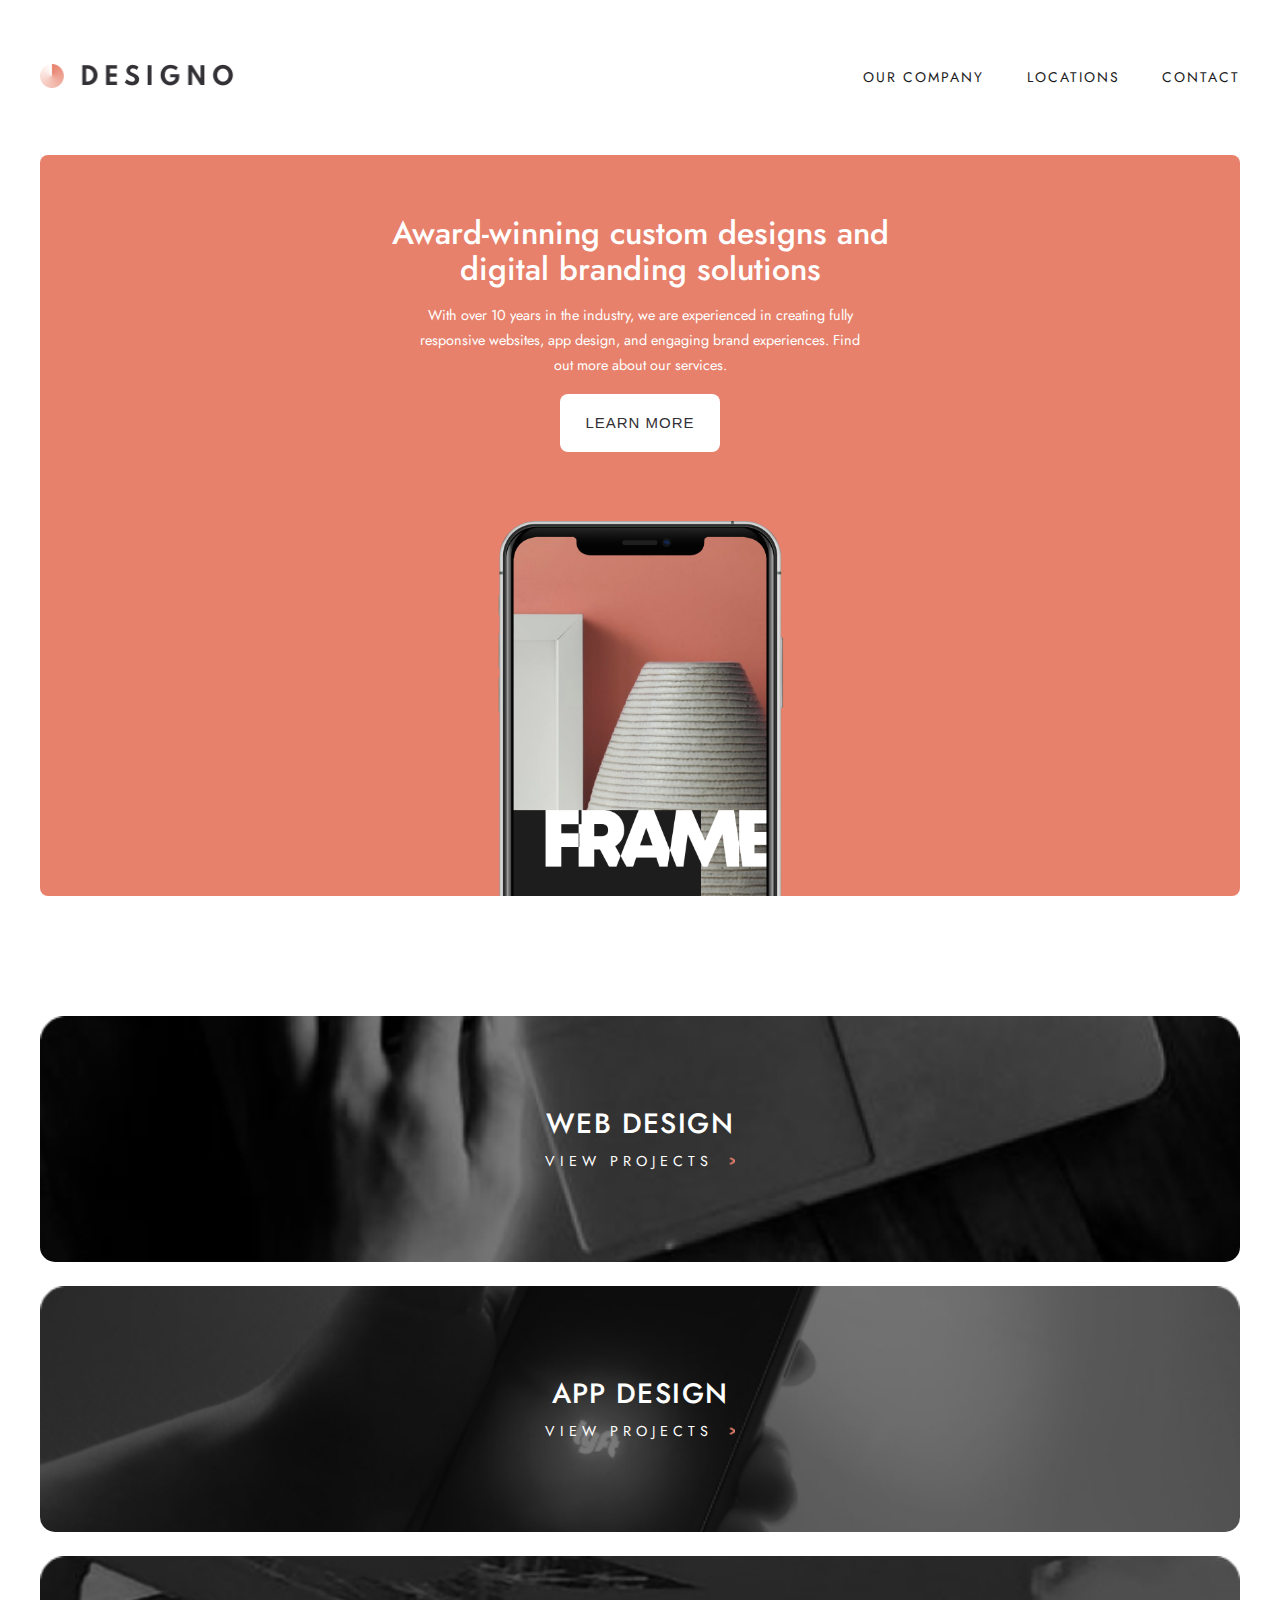
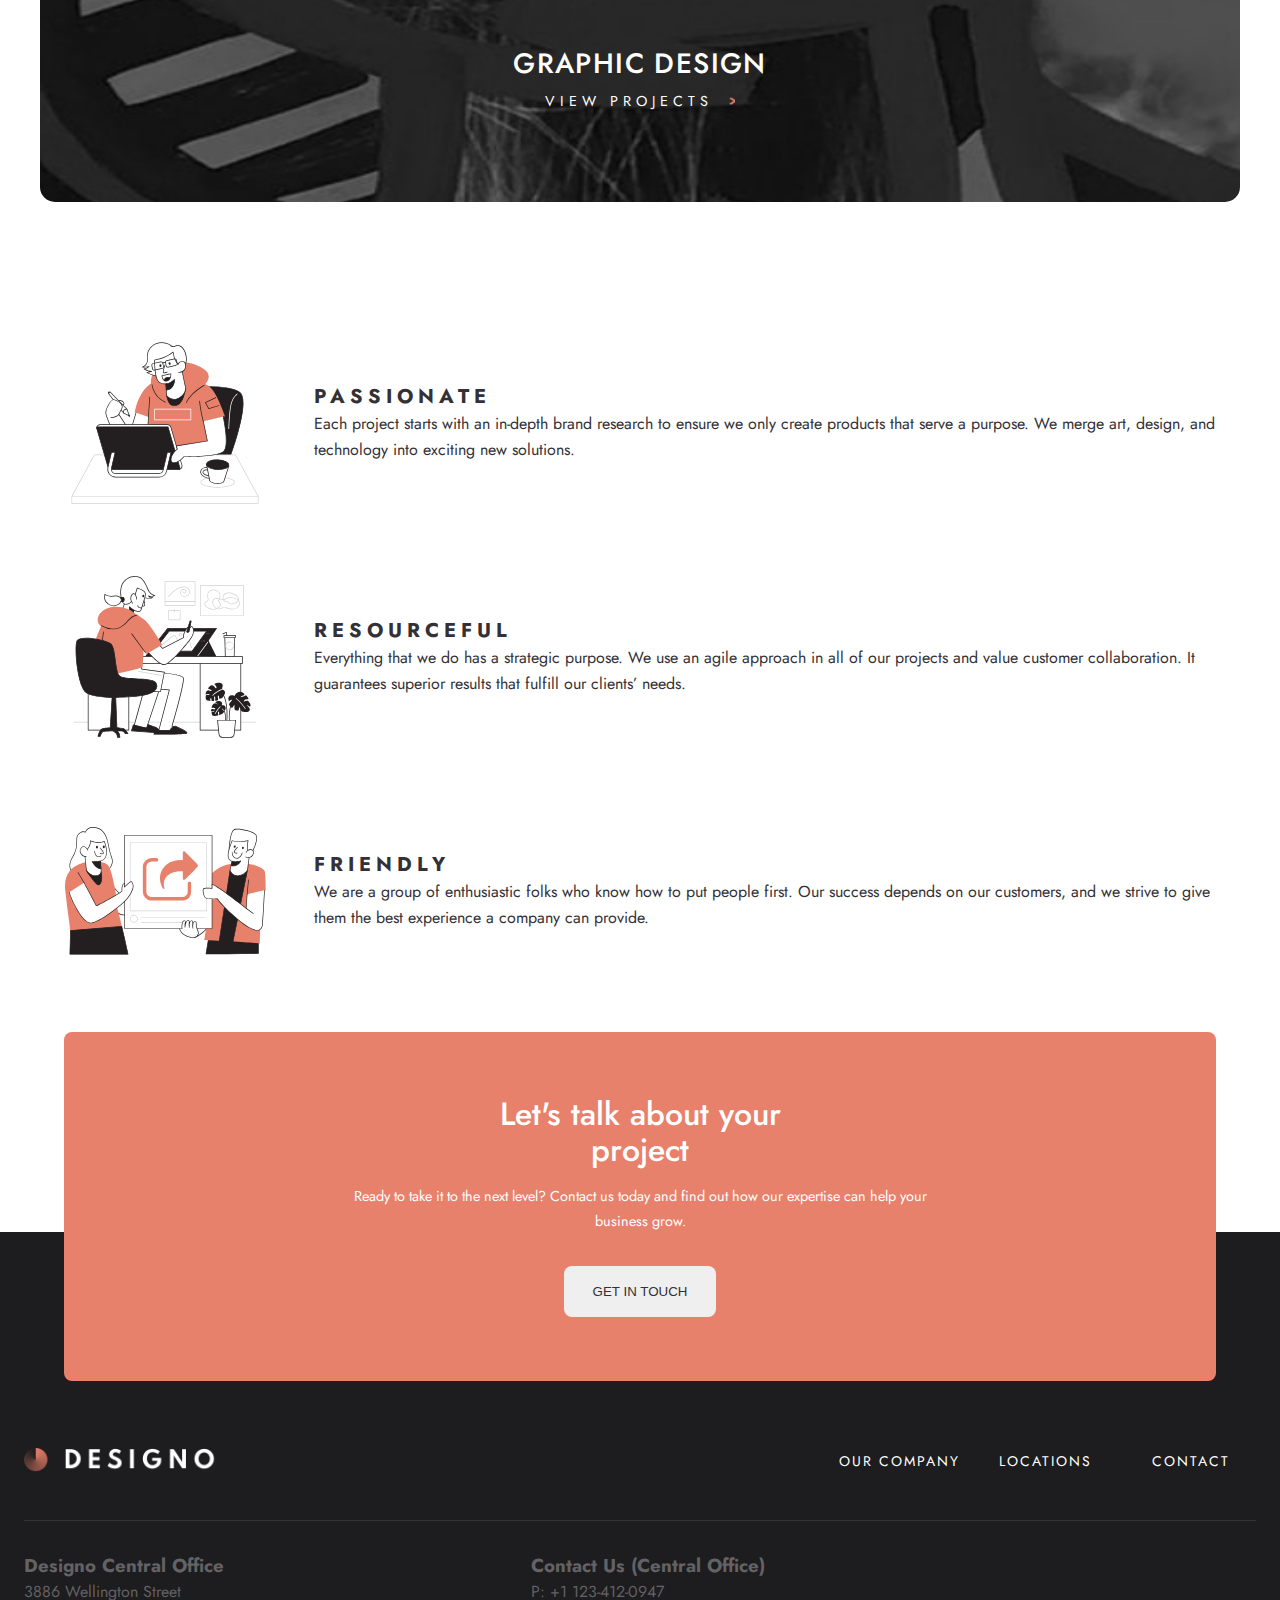
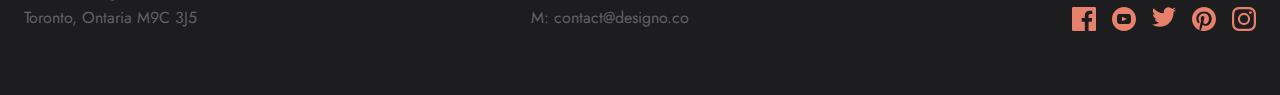
<file: index.html>
<!DOCTYPE html>
<html lang="en">
<head>
    <meta charset="UTF-8">
    <meta http-equiv="X-UA-Compatible" content="IE=edge">
    <meta name="viewport" content="width=device-width, initial-scale=1.0">
    <link rel="stylesheet" href="style.css">
    <link rel="preconnect" href="https://fonts.googleapis.com">
    <link rel="preconnect" href="https://fonts.gstatic.com" crossorigin>
    <link href="https://fonts.googleapis.com/css2?family=Jost:wght@400;500&display=swap" rel="stylesheet">
    <script src="script.js" defer></script>
    <title>Desin Versin</title>
</head>
<body>

    <header id="header">
            <!-- JS loads in reusable component here -->
    </header>
    <main>
        <section class="hero">
            <div class="hero__content">
                <h1 class="hero__content__headline">Award-winning custom designs and digital branding solutions</h1>
                <p class="hero__content__paragraph">With over 10 years in the industry, we are experienced in creating fully responsive websites, app design, and engaging brand experiences. Find out more about our services.</p>
                <a href="about.html"><button class="hero__content__cta">Learn More</button></a>
            </div>
            <img class="hero__image" src="/assets/custom/hero.png" alt="" >
            <img class="hero__image__desktop" src="/assets/custom/device-desktop.png" alt="">
        </section>
        <section class="offers">
            <div class="offers__offer offers__offer__wd">
                <a href="webdesign.html">
                <div class="orangeoverlay">
                    <h2 class="offers__offer__headline">
                        Web Design
                    </h2>
                    <div class="offers__offer__paragraph">
                       <p>View Projects</p>                 
                        <img src="/assets/custom/chevron.png" alt="">
                    </div>
                </div>
                </a>
            </div>
            <div class="offers__offer offers__offer__ad">
                <a href="appdesign.html">
                <div class="orangeoverlay">
                    <h2 class="offers__offer__headline">
                        App Design
                    </h2>
                    <div class="offers__offer__paragraph">
                        <p>View Projects</p>
                        <img src="/assets/custom/chevron.png" alt="">
                    </div>
                </div>
                </a>
            </div>
            <div class="offers__offer offers__offer__gd">
                <a href="graphicdesign.html">
                <div class="orangeoverlay">
                    <h2 class="offers__offer__headline">
                        Graphic Design
                    </h2>
                    <div class="offers__offer__paragraph">
                        <p>View Projects</p> 
                        <img src="/assets/custom/chevron.png" alt="">
                    </div>
                </div>
            </a>
            </div>
        </section>
        <section class="advantages">
            <div class="advantages__advantage">
                <img src="/assets/home/desktop/illustration-passionate.svg" alt="" class="advantages__advantage__image">
                <div class="advantages__advantage__content">
                    <h2 class="advantages__advantage__headline">
                        Passionate
                    </h2>
                    <p class="advantages__advantage__paragraph">
                        Each project starts with an in-depth brand research to ensure we only create products that serve a purpose. We merge art, design, and technology into exciting new solutions.
                    </p>
                </div>
            </div>
            <div class="advantages__advantage">
                <img src="/assets/home/desktop/illustration-resourceful.svg" alt="" class="advantages__advantage__image">
                <div class="advantages__advantage__content">
                    <h2 class="advantages__advantage__headline">
                        Resourceful
                    </h2>
                    <p class="advantages__advantage__paragraph">
                        Everything that we do has a strategic purpose. We use an agile approach in all of our projects and value customer collaboration. It guarantees superior results that fulfill our clients’ needs.                
                    </p>
                </div>
            </div>
            <div class="advantages__advantage">
                <img src="/assets/home/desktop/illustration-friendly.svg" alt="" class="advantages__advantage__image">
                <div class="advantages__advantage__content">
                    <h2 class="advantages__advantage__headline">
                        Friendly
                    </h2>
                    <p class="advantages__advantage__paragraph">
                        We are a group of enthusiastic folks who know how to put people first. Our success depends on our customers, and we strive to give them the best experience a company can provide.               
                    </p>
                </div>
            </div>
        </section>
    </main>
    <footer class="footer" id="footer">
        <!-- JS loads in reusable component here --> 
    </footer>
    
</body>
</html>
</file>
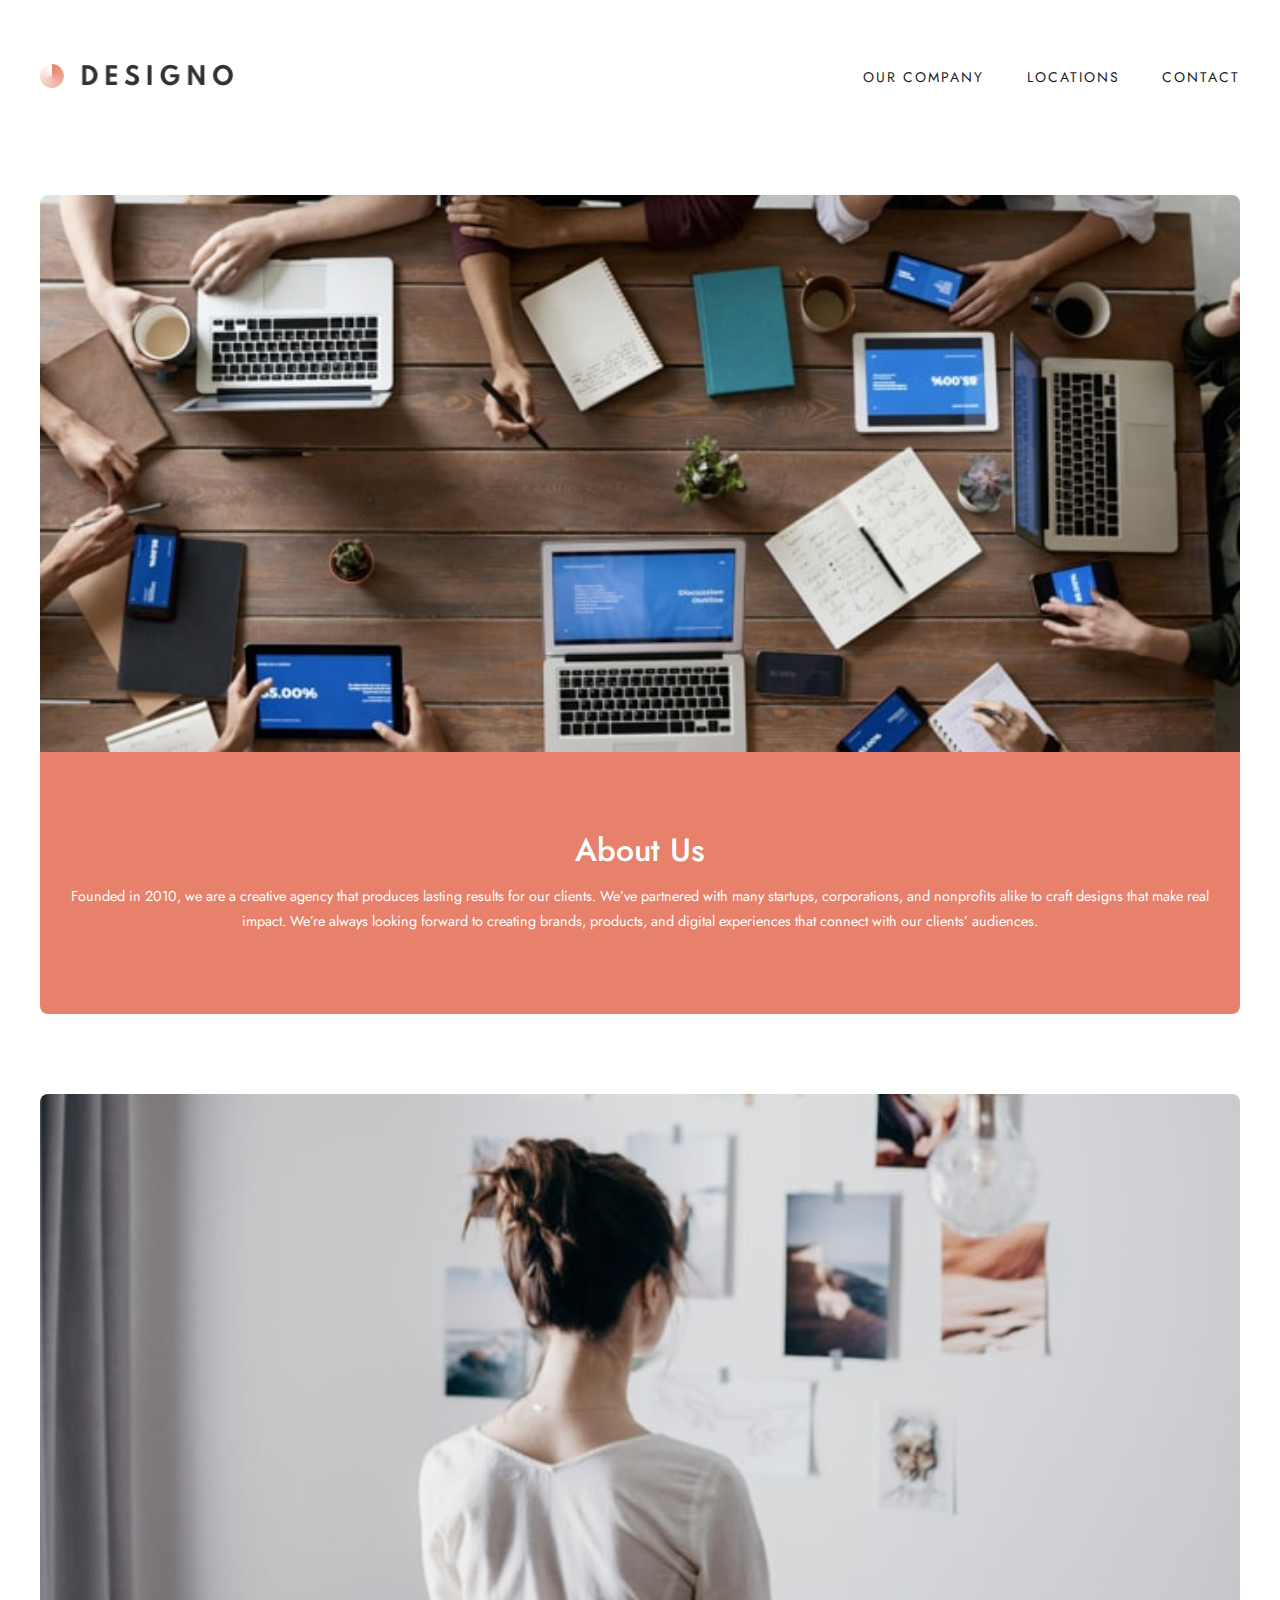
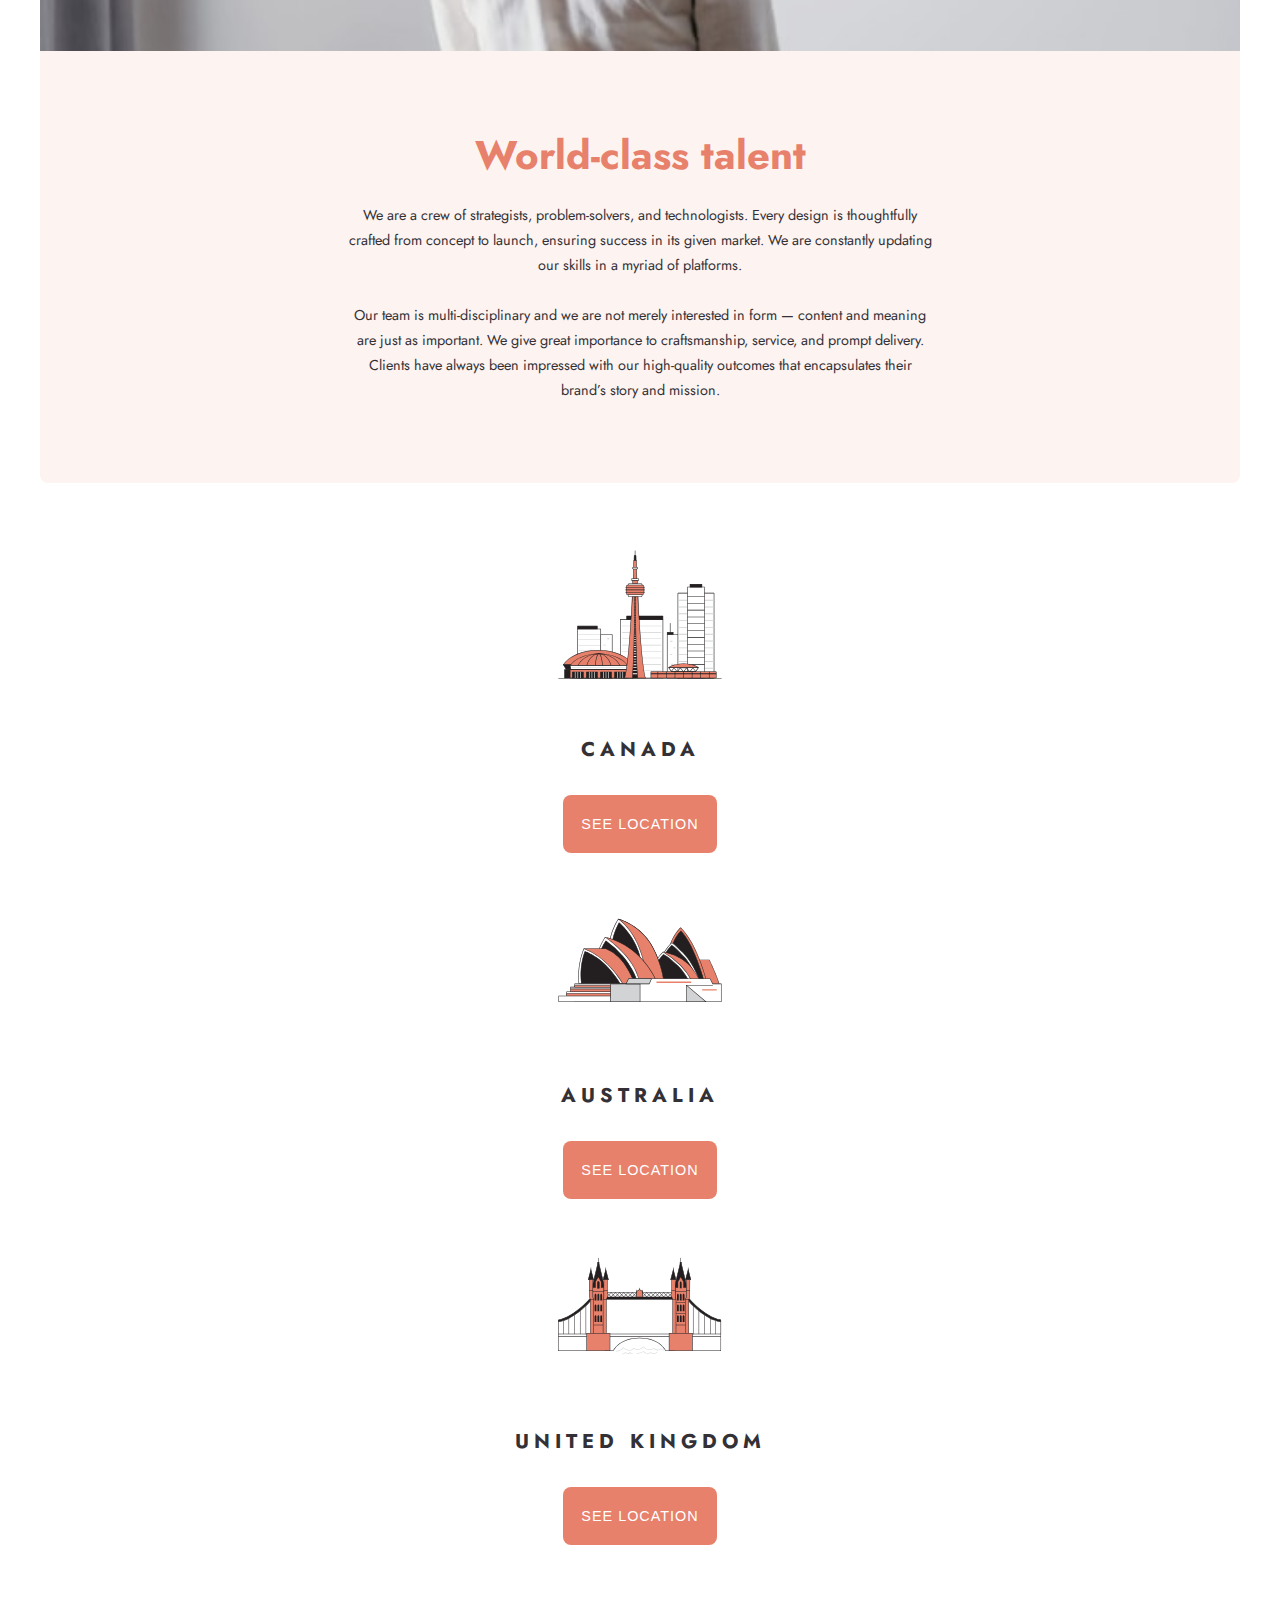
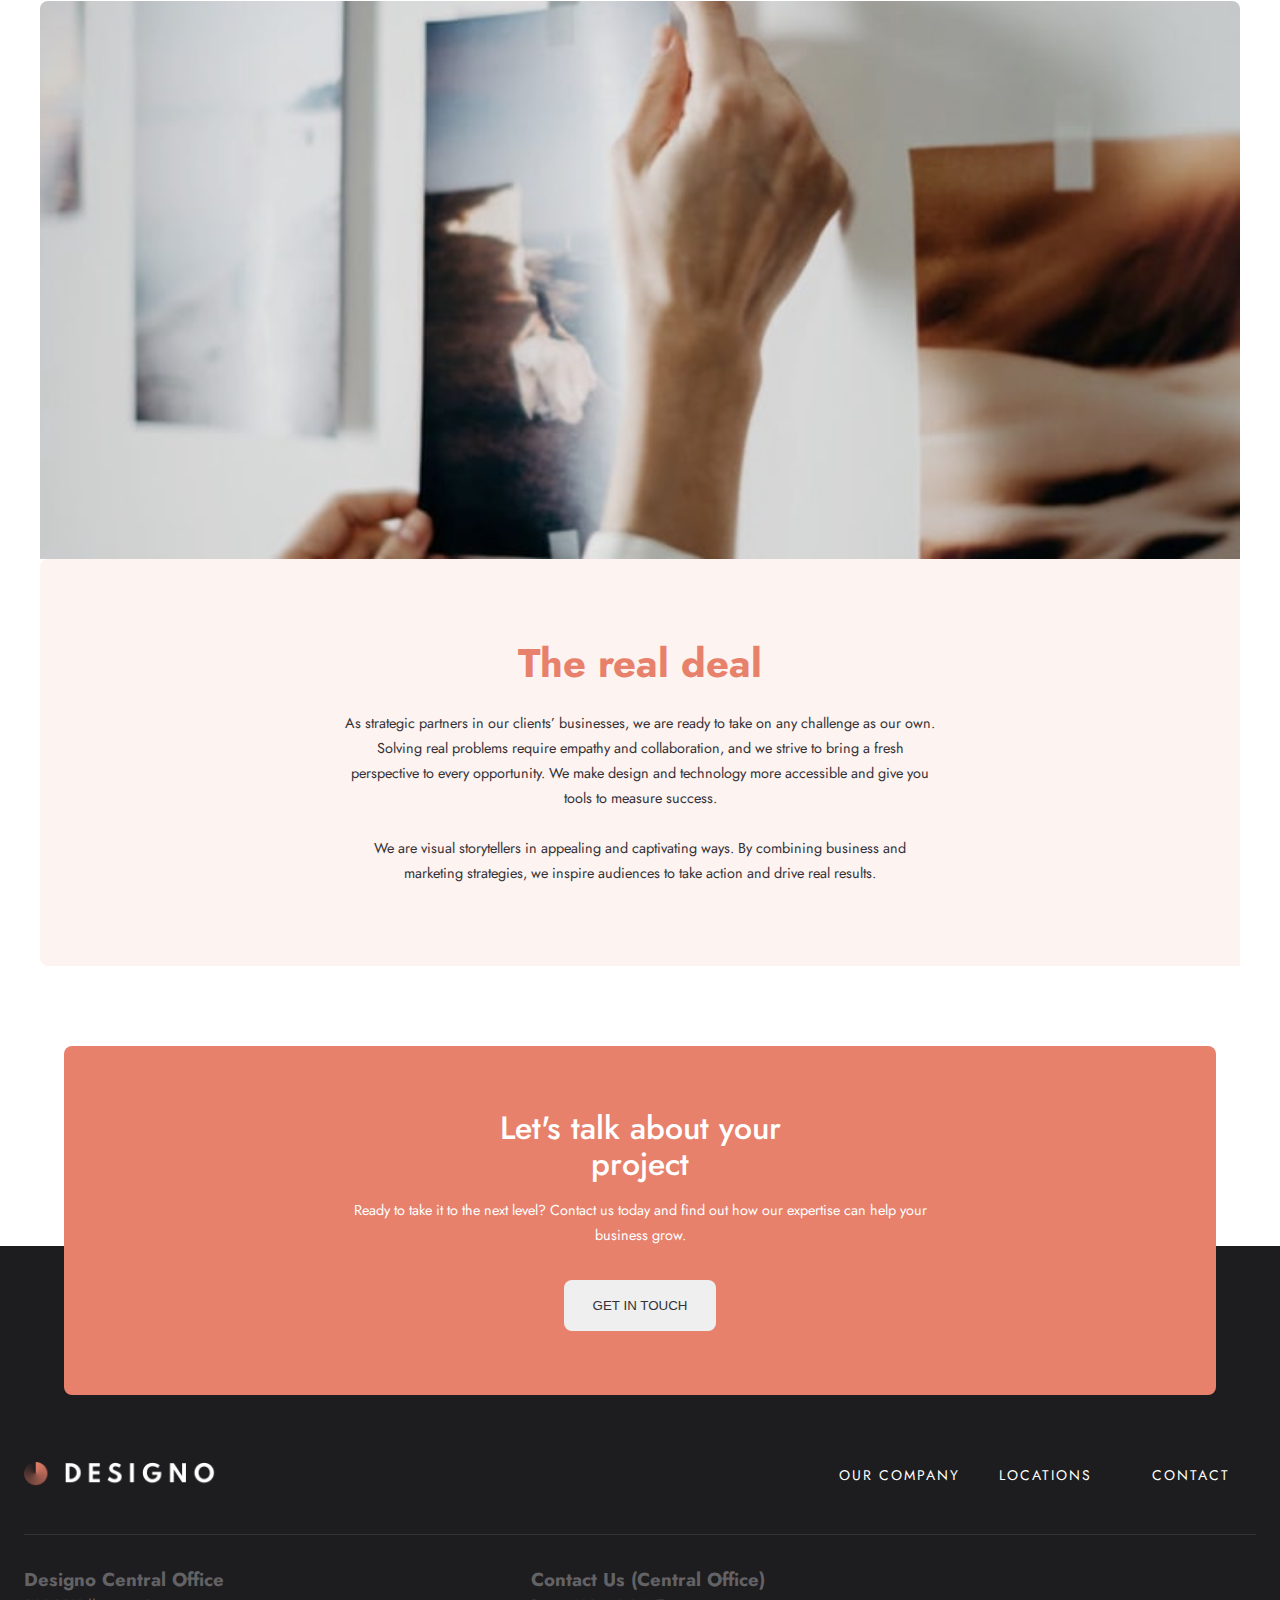
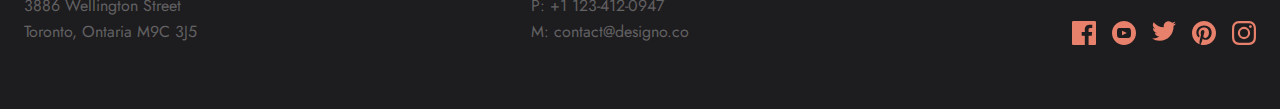
<file: about.html>
<!DOCTYPE html>
<html lang="en">
<head>
    <meta charset="UTF-8">
    <meta http-equiv="X-UA-Compatible" content="IE=edge">
    <meta name="viewport" content="width=device-width, initial-scale=1.0">
    <link rel="stylesheet" href="style.css">
    <link rel="preconnect" href="https://fonts.googleapis.com">
    <link rel="preconnect" href="https://fonts.gstatic.com" crossorigin>
    <link href="https://fonts.googleapis.com/css2?family=Jost:wght@400;500&display=swap" rel="stylesheet">
    <script src="script.js" defer></script>
    <title>About</title>
</head>
<body>
    <header id="header">
        <!-- JS loads in reusable component here -->
    </header>
    <main>
        <section class="hero-about">
            <img src="/assets/about/mobile/image-about-hero.jpg" alt="" class="hero-about__image hero-about__image-mobile">
            <img src="/assets/about/tablet/image-about-hero.jpg" alt="" class="hero-about__image hero-about__image-tablet">
            <img src="/assets/about/desktop/image-about-hero.jpg" alt="" class="hero-about__image hero-about__image-desktop">
            <div class="hero-about__content">
                <h1 class="hero-about__content__headline">
                    About Us
                </h1>
                <p class="hero-about__content__paragraph">
                    Founded in 2010, we are a creative agency that produces lasting results for our clients. We’ve partnered with many startups, corporations, and nonprofits alike to craft designs that make real impact. We’re always looking forward to creating brands, products, and digital experiences that connect with our clients’ audiences.
                </p>
            </div>
        </section>
        <section class="info">
            <div class="info__image">
                <img src="/assets/about/mobile/image-world-class-talent.jpg" class="info__image-mobile" alt="">
                <img src="/assets/about/tablet/image-world-class-talent.jpg" class="info__image-tablet" alt="">
                <img src="/assets/about/desktop/image-world-class-talent.jpg" class="info__image-desktop" alt="">
            </div>
            <div class="info__content">
                <h2 class="info__content__headline">
                    World-class talent
                </h2>
                <p class="info__content__paragraph">
                    We are a crew of strategists, problem-solvers, and technologists. Every design is thoughtfully crafted from concept to launch, ensuring success in its given market. We are constantly updating our skills in a myriad of platforms. <br><br> Our team is multi-disciplinary and we are not merely interested in form — content and meaning are just as important. We give great importance to craftsmanship, service, and prompt delivery. Clients have always been impressed with our high-quality outcomes that encapsulates their brand’s story and mission.
                </p>
            </div>
        </section>
        <section class="locations">
            <div class="locations__location">
                <img src="/assets/shared/desktop/illustration-canada.svg" alt="" class="locations__location__image">
                <h3 class="locations__location__headline">Canada</h3>
                <a href="location.html"><button class="locations__location__cta">See Location</button></a>
            </div>
            <div class="locations__location">
                <img src="/assets/shared/desktop/illustration-australia.svg" alt="" class="locations__location__image">
                <h3 class="locations__location__headline">Australia</h3>
                <a href="location.html"><button class="locations__location__cta">See Location</button></a>
            </div>
            <div class="locations__location">
                <img src="/assets/shared/desktop/illustration-united-kingdom.svg" alt="" class="locations__location__image">
                <h3 class="locations__location__headline">United Kingdom</h3>
                <a href="location.html"><button class="locations__location__cta">See Location</button></a>
            </div>
        </section>
        <section class="info reverse mb-bottom">
            <div class="info__image">
                <img src="/assets/about/mobile/image-real-deal.jpg" class="info__image-mobile" alt="">
                <img src="/assets/about/tablet/image-real-deal.jpg" class="info__image-tablet" alt="">
                <img src="/assets/about/desktop/image-real-deal.jpg" class="info__image-desktop" id="reverse-img" alt="">
                
            </div>
            <div class="info__content reverse-content">
                <h2 class="info__content__headline">
                    The real deal
                </h2>
                <p class="info__content__paragraph">
                    As strategic partners in our clients’ businesses, we are ready to take on any challenge as our own. Solving real problems require empathy and collaboration, and we strive to bring a fresh perspective to every opportunity. We make design and technology more accessible and give you tools to measure success. <br><br> We are visual storytellers in appealing and captivating ways. By combining business and marketing strategies, we inspire audiences to take action and drive real results.
                </p>
            </div>
        </section>
    </main>
    <footer class="footer" id="footer">

    </footer>
    
</body>
</html>
</file>
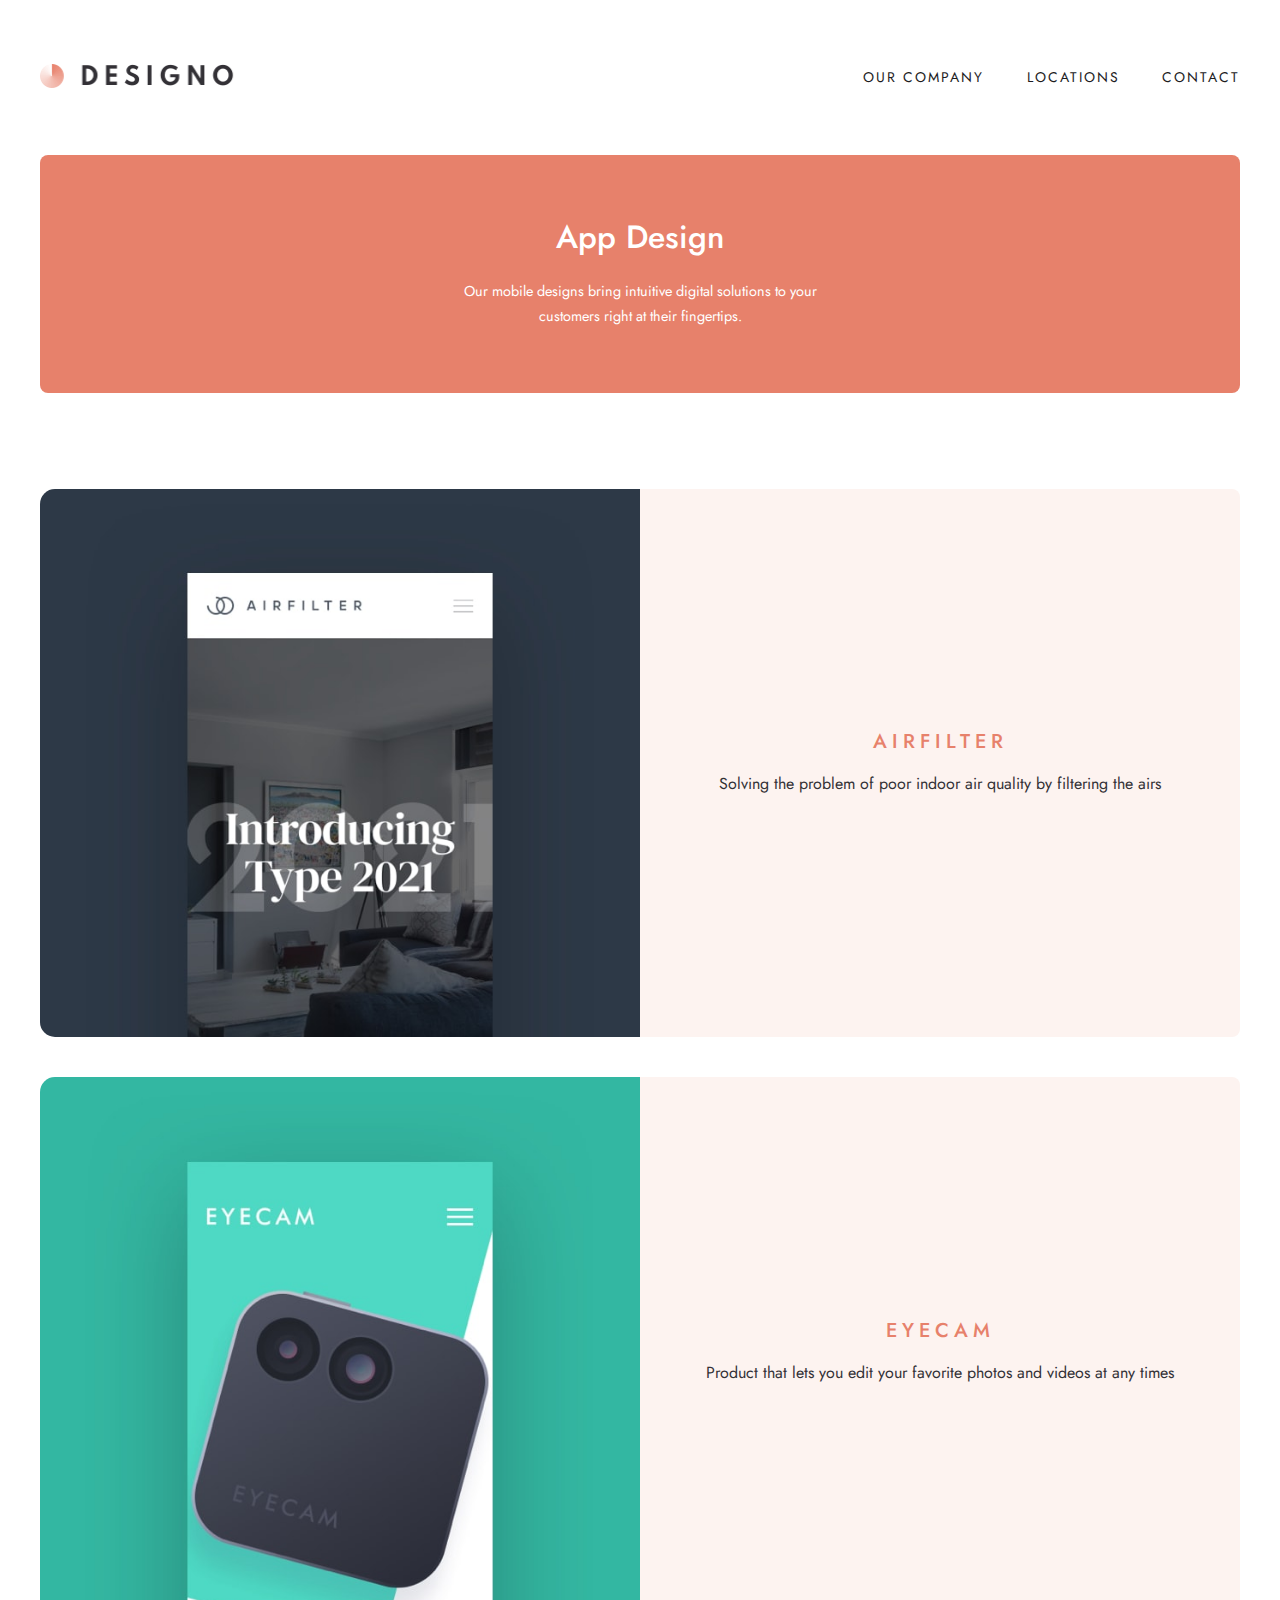
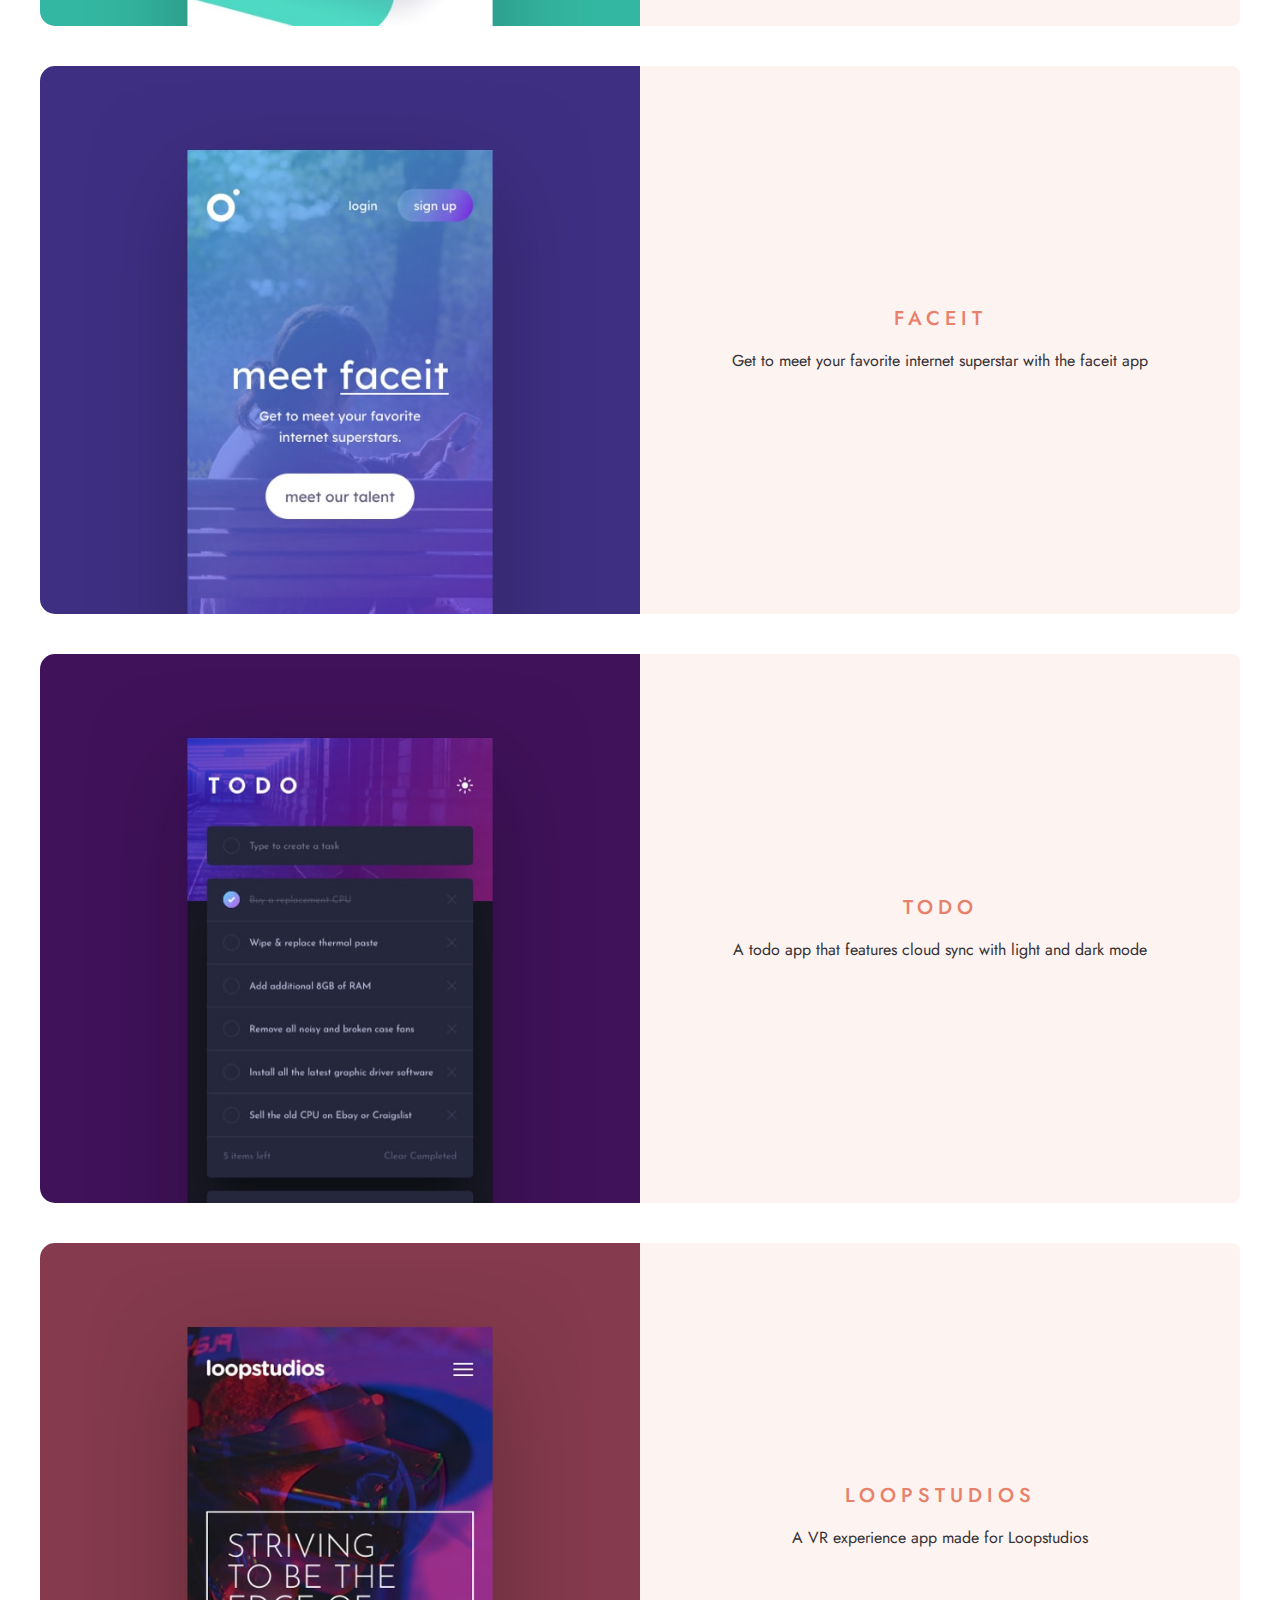
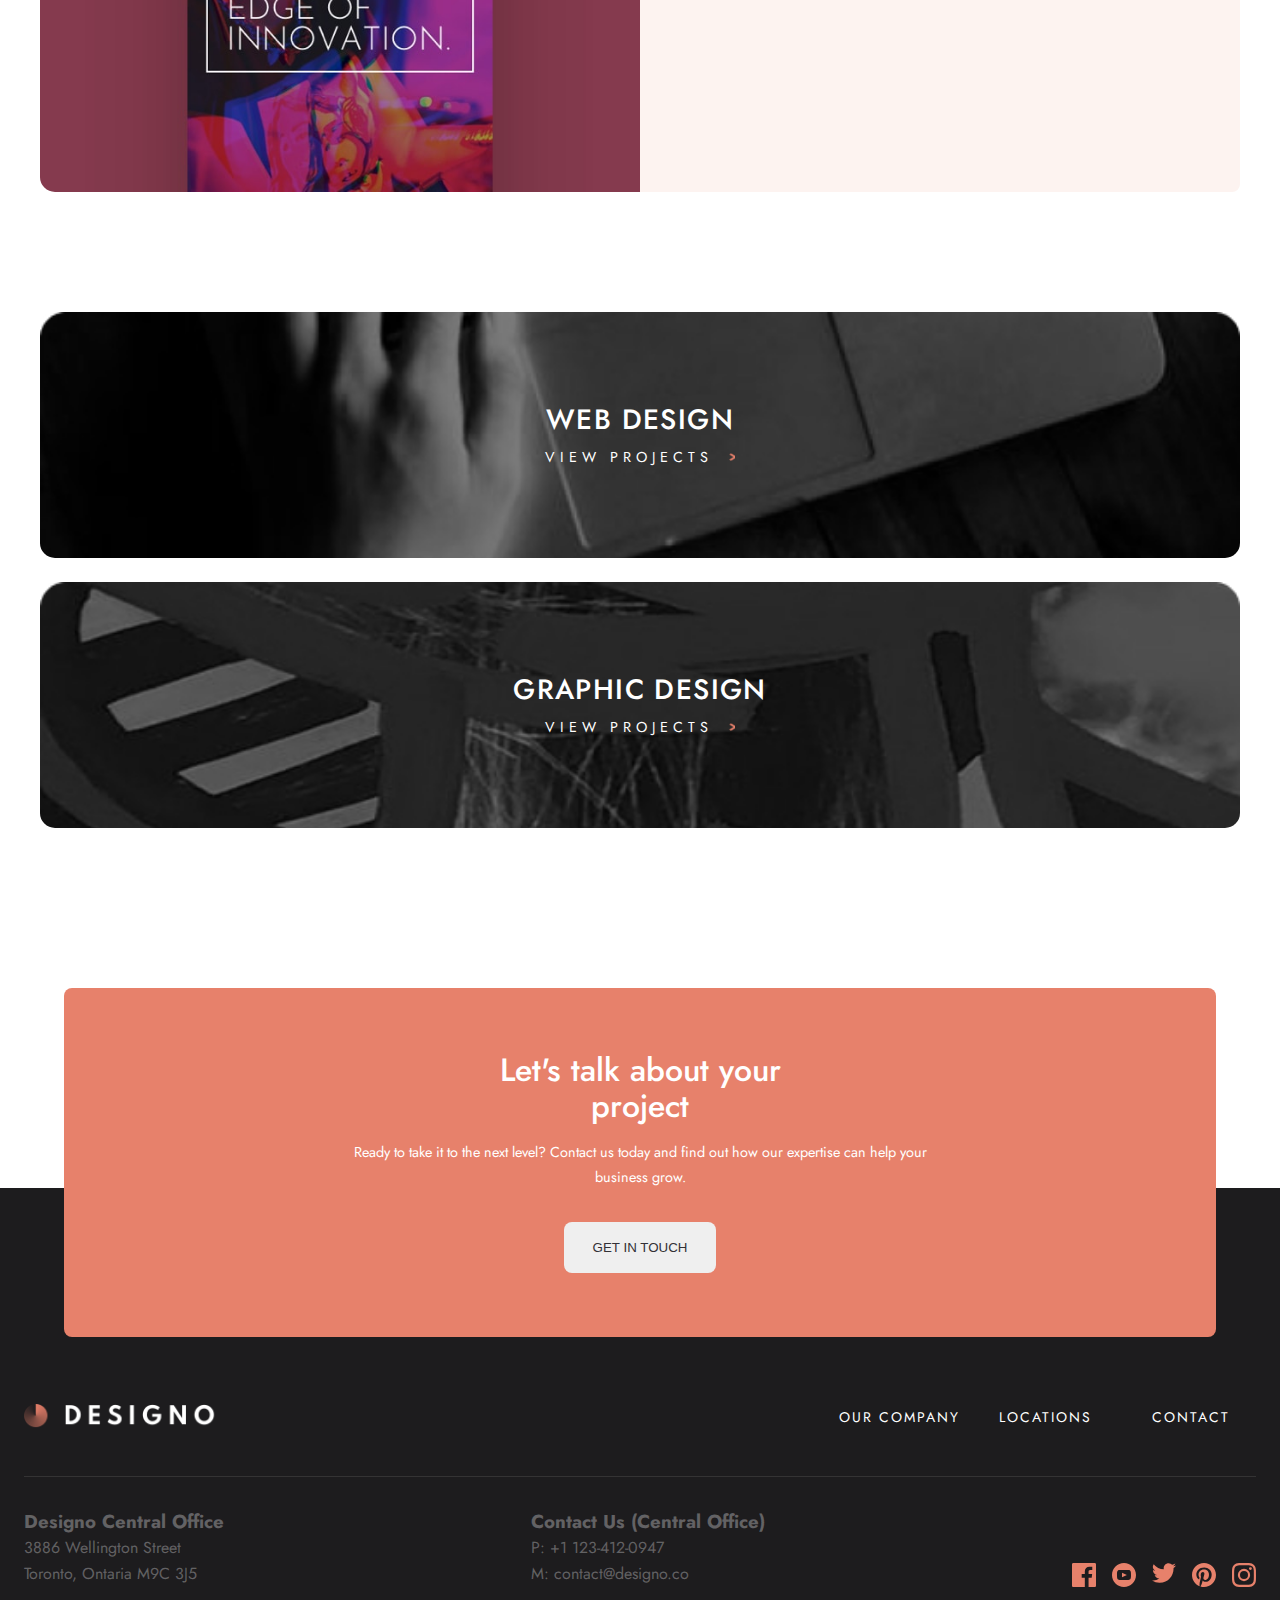
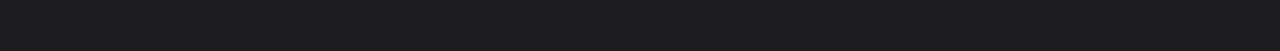
<file: appdesign.html>
<!DOCTYPE html>
<html lang="en">
<head>
    <meta charset="UTF-8">
    <meta http-equiv="X-UA-Compatible" content="IE=edge">
    <meta name="viewport" content="width=device-width, initial-scale=1.0">
    <link rel="stylesheet" href="style.css">
    <link rel="preconnect" href="https://fonts.googleapis.com">
    <link rel="preconnect" href="https://fonts.gstatic.com" crossorigin>
    <link href="https://fonts.googleapis.com/css2?family=Jost:wght@400;500&display=swap" rel="stylesheet">
    <script src="script.js" defer></script>
    <title>Appdesin Keckdesin</title>
</head>
<body>
    <header id="header">
        <!-- JS loads in reusable component here -->
    </header>
    <main>
        <section class="hero-design">
            <div class="hero-design__content">
                <h1 class="hero-design__content__headline">
                    App Design
                </h1>
                <p class="hero-design__content__paragraph">
                    Our mobile designs bring intuitive digital solutions to your customers right at their fingertips.
                </p>
            </div>
        </section>
        <section class="portfolio">
            <div class="portfolio__item">
                <div class="portfolio__item__image">
                    <img src="/assets/app-design/desktop/image-airfilter.jpg" alt="">
                </div>
                <div class="portfolio__item__description">
                    <h3 class="portfolio__item__description__headline">Airfilter</h3>
                    <p class="portfolio__item__description__paragraph">Solving the problem of poor indoor air quality by filtering the airs</p>
                </div>
            </div>
            <div class="portfolio__item">
                <div class="portfolio__item__image">
                    <img src="/assets/app-design/desktop/image-eyecam.jpg" alt="">
                </div>
                <div class="portfolio__item__description">
                    <h3 class="portfolio__item__description__headline">Eyecam</h3>
                    <p class="portfolio__item__description__paragraph">Product that lets you edit your favorite photos and videos at any times</p>
                </div>
            </div>
            <div class="portfolio__item">
                <div class="portfolio__item__image">
                    <img src="/assets/app-design/desktop/image-faceit.jpg" alt="">
                </div>
                <div class="portfolio__item__description">
                    <h3 class="portfolio__item__description__headline">Faceit</h3>
                    <p class="portfolio__item__description__paragraph">Get to meet your favorite internet superstar with the faceit app</p>
                </div>
            </div>
            <div class="portfolio__item">
                <div class="portfolio__item__image">
                    <img src="/assets/app-design/desktop/image-todo.jpg" alt="">
                </div>
                <div class="portfolio__item__description">
                    <h3 class="portfolio__item__description__headline">Todo</h3>
                    <p class="portfolio__item__description__paragraph">A todo app that features cloud sync with light and dark mode</p>
                </div>
            </div>
            <div class="portfolio__item">
                <div class="portfolio__item__image">
                    <img src="/assets/app-design/desktop/image-loopstudios.jpg" alt="">
                </div>
                <div class="portfolio__item__description">
                    <h3 class="portfolio__item__description__headline">Loopstudios</h3>
                    <p class="portfolio__item__description__paragraph">A VR experience app made for Loopstudios</p>
                </div>
            </div>            
        </section>
        
        <section class="design-offers">
            <div class="offers__offer offers__offer__wd wd-out">
                <a href="webdesign.html">
                <div class="orangeoverlay">
                    <h2 class="offers__offer__headline">
                        Web Design
                    </h2>
                    <div class="offers__offer__paragraph">
                       <p>View Projects</p>                 
                        <img src="/assets/custom/chevron.png" alt="">
                    </div>
                </div>
                </a>
            </div>
            <div class="offers__offer offers__offer__gd">
                <a href="graphicdesign.html">
                <div class="orangeoverlay">
                    <h2 class="offers__offer__headline">
                        Graphic Design
                    </h2>
                    <div class="offers__offer__paragraph">
                        <p>View Projects</p> 
                        <img src="/assets/custom/chevron.png" alt="">
                    </div>
                </div>
            </a>
            </div>
        </section>
        
    </main>
    <footer class="footer" id="footer">

    </footer>
    
</body>
</html>
</file>
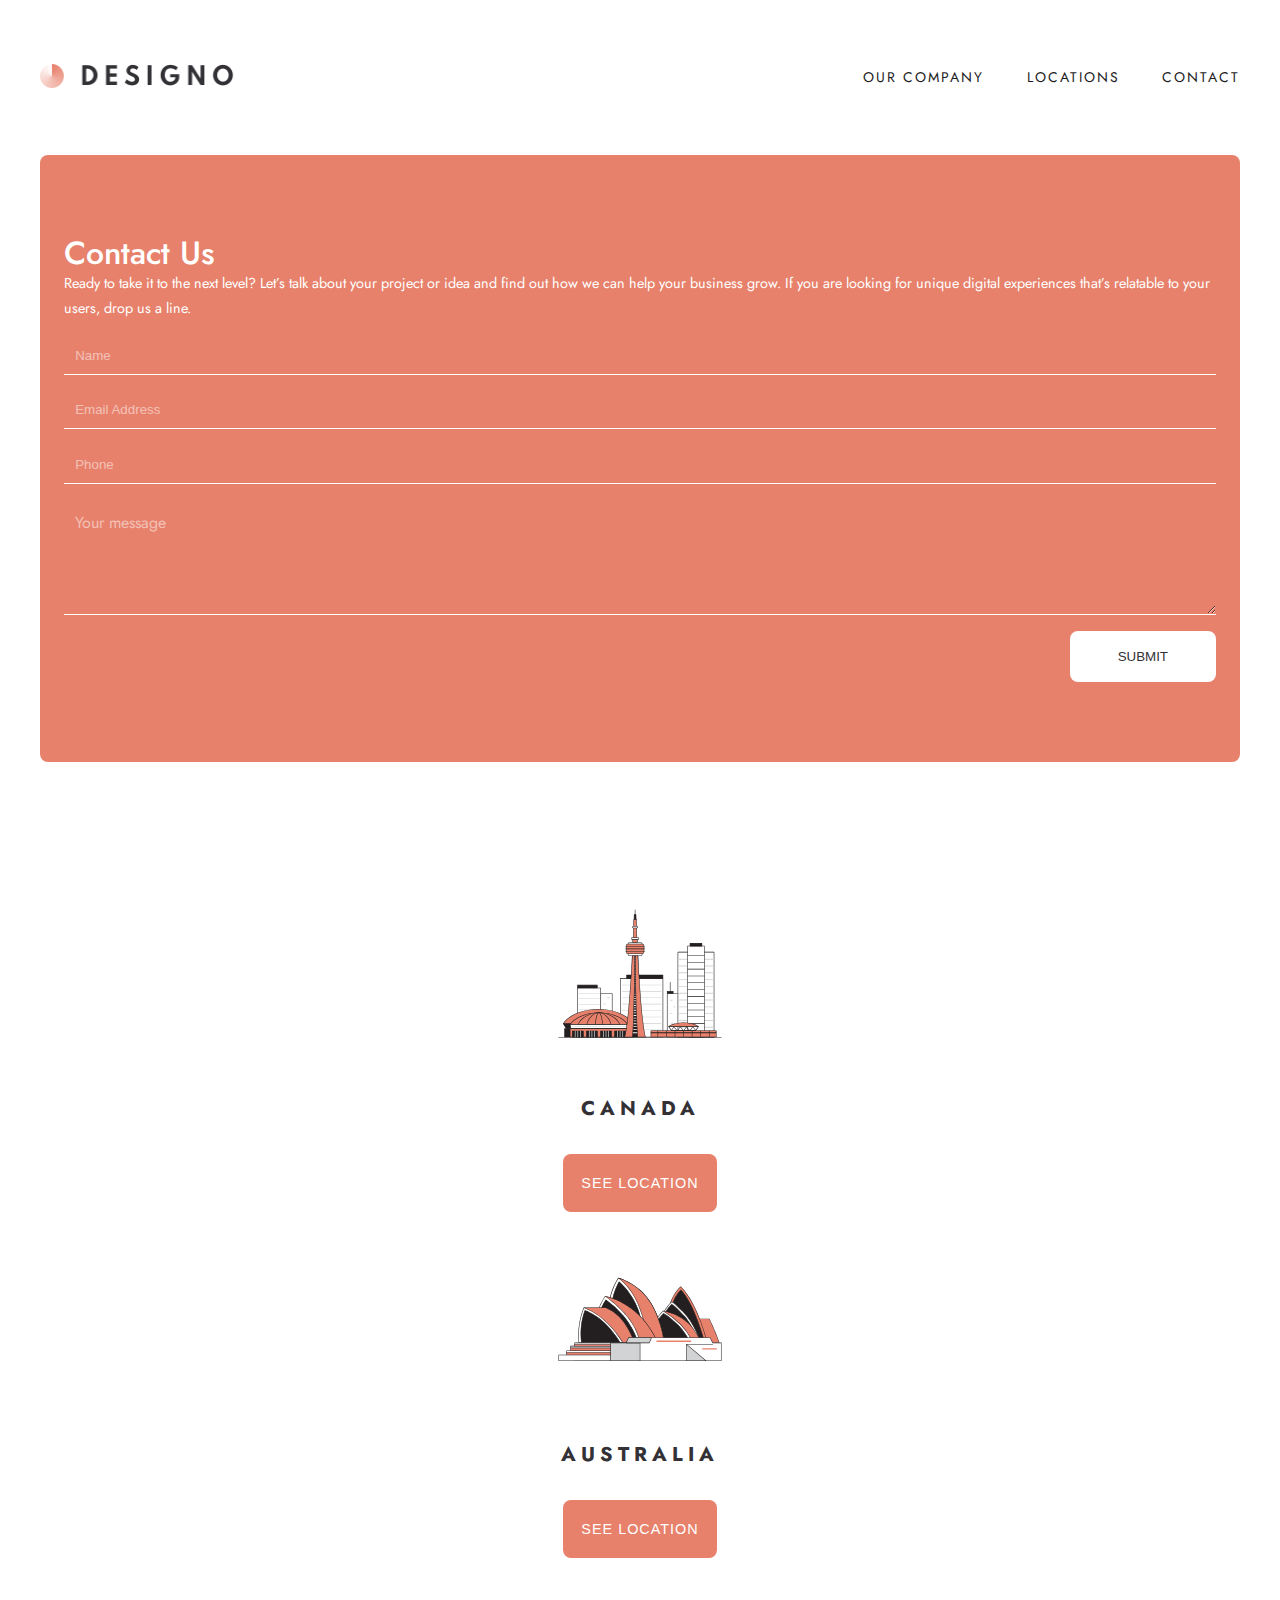
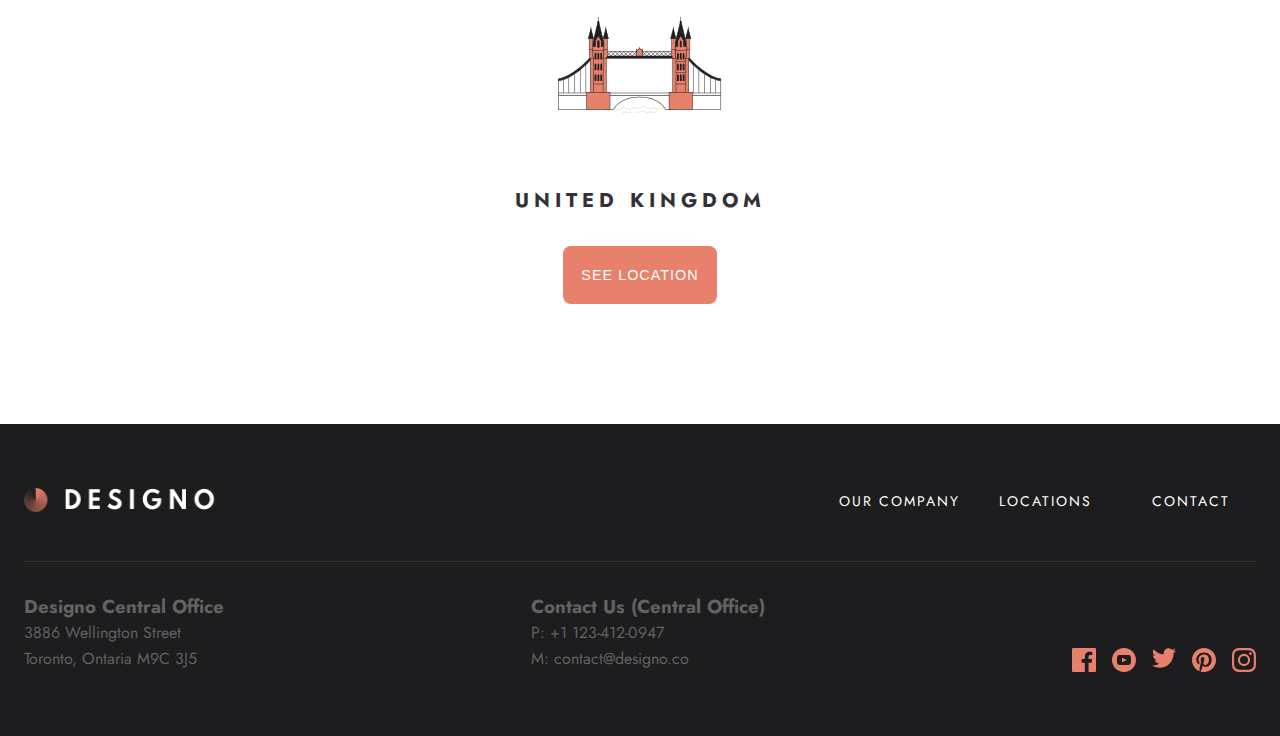
<file: contact.html>
<!DOCTYPE html>
<html lang="en">
<head>
    <meta charset="UTF-8">
    <meta http-equiv="X-UA-Compatible" content="IE=edge">
    <meta name="viewport" content="width=device-width, initial-scale=1.0">
    <link rel="stylesheet" href="style.css">
    <link rel="preconnect" href="https://fonts.googleapis.com">
    <link rel="preconnect" href="https://fonts.gstatic.com" crossorigin>
    <link href="https://fonts.googleapis.com/css2?family=Jost:wght@400;500&display=swap" rel="stylesheet">
    <script src="script.js" defer></script>
    <title>Contact</title>
</head>
<body>
    <header id="header">
        <!-- JS loads in reusable component here -->
    </header>
    <main>
        <section class="hero-contact">
            <div class="hero-contact__content">
                <div class="copy">
                    <h1 class="hero-contact__content__headline">
                        Contact Us
                    </h1>
                    <p class="hero-contact__content__paragraph">
                        Ready to take it to the next level? Let’s talk about your project or idea and find out how we can help your business grow. If you are looking for unique digital experiences that’s relatable to your users, drop us a line.
                    </p>
                </div>
                <div class="form">
                    <form action="" class="hero-contact__content__form" id="form-contact">
                        <div class="input-box">
                            <input id="name-input" type="text" class="hero-contact__content__form__input" placeholder="Name">
                            <p class="error" id="name-error">Can't be empty</p>
                        </div>
                        <div class="input-box">
                            <input id="email-input" type="text" class="hero-contact__content__form__input" placeholder="Email Address">
                            <p class="error" id="email-error">Can't be empty</p>
                        </div>
                        <div class="input-box">
                            <input id="phone-input"t ype="text" class="hero-contact__content__form__input" placeholder="Phone">
                            <p class="error" id="phone-error">Can't be empty</p>
                        </div>
                        <textarea id="text-input"type="textarea" rows="4" class="hero-contact__content__form__input textarea">Your message</textarea>
                    </form>
                    <button type="submit" form="form-contact" class="hero-contact__content__cta">
                        Submit
                    </button>
                </div>
            </div>
        </section>
        <section class="locations top-location">
            <div class="locations__location">
                <img src="/assets/shared/desktop/illustration-canada.svg" alt="" class="locations__location__image">
                <h3 class="locations__location__headline">Canada</h3>
                <a href="location.html"><button class="locations__location__cta">See Location</button></a>
            </div>
            <div class="locations__location">
                <img src="/assets/shared/desktop/illustration-australia.svg" alt="" class="locations__location__image">
                <h3 class="locations__location__headline">Australia</h3>
                <a href="location.html"><button class="locations__location__cta">See Location</button></a>
            </div>
            <div class="locations__location">
                <img src="/assets/shared/desktop/illustration-united-kingdom.svg" alt="" class="locations__location__image">
                <h3 class="locations__location__headline">United Kingdom</h3>
                <a href="location.html"><button class="locations__location__cta">See Location</button></a>
            </div>
        </section>
    </main>

    <footer class="footer contact-footer">
        <div class="footer-top">
            <div class="footer__logo">
                <img src="/assets/shared/desktop/logo-light.png" alt="">
            </div>
            <ul class="footer__links">
                <li class="footer__links__link"><a href="about.html">Our Company</a></li>
                <li class="footer__links__link"><a href="location.html">Locations</a></li>
                <li class="footer__links__link"><a href="contact.html">Contact</a></li>
            </ul>
        </div>
        <div class="footer-bottom">
            <div class="footer__address">
                <h3 class="footer__address__headline">
                    Designo Central Office
                </h3>  
                <p class="footer__address__paragraph">
                    3886 Wellington Street
                </p>
                <p class="footer__address__paragraph">
                    Toronto, Ontaria M9C 3J5
                </p>
            </div>
            <div class="footer__contact">
                <h3 class="footer__contact__headline">
                    Contact Us (Central Office)
                </h3>  
                <p class="footer__contact__paragraph">
                    P: +1 123-412-0947
                </p>
                <p class="footer__contact__paragraph">
                    M: contact@designo.co
                </p>
            </div>
            <ul class="footer__socials">
                <li class="footer__socials__social">
                    <img src="/assets/shared/desktop/icon-facebook.svg" alt="">
                </li>
                <li class="footer__socials__social">
                    <img src="/assets/shared/desktop/icon-youtube.svg" alt="">
                </li>
                <li class="footer__socials__social">
                    <img src="/assets/shared/desktop/icon-twitter.svg" alt="">
                </li>
                <li class="footer__socials__social">
                    <img src="/assets/shared/desktop/icon-pinterest.svg" alt="">
                </li>
                <li class="footer__socials__social">
                    <img src="/assets/shared/desktop/icon-instagram.svg" alt="">
                </li>
            </ul>
        </div>
    </footer>
    
</body>
</html>
</file>
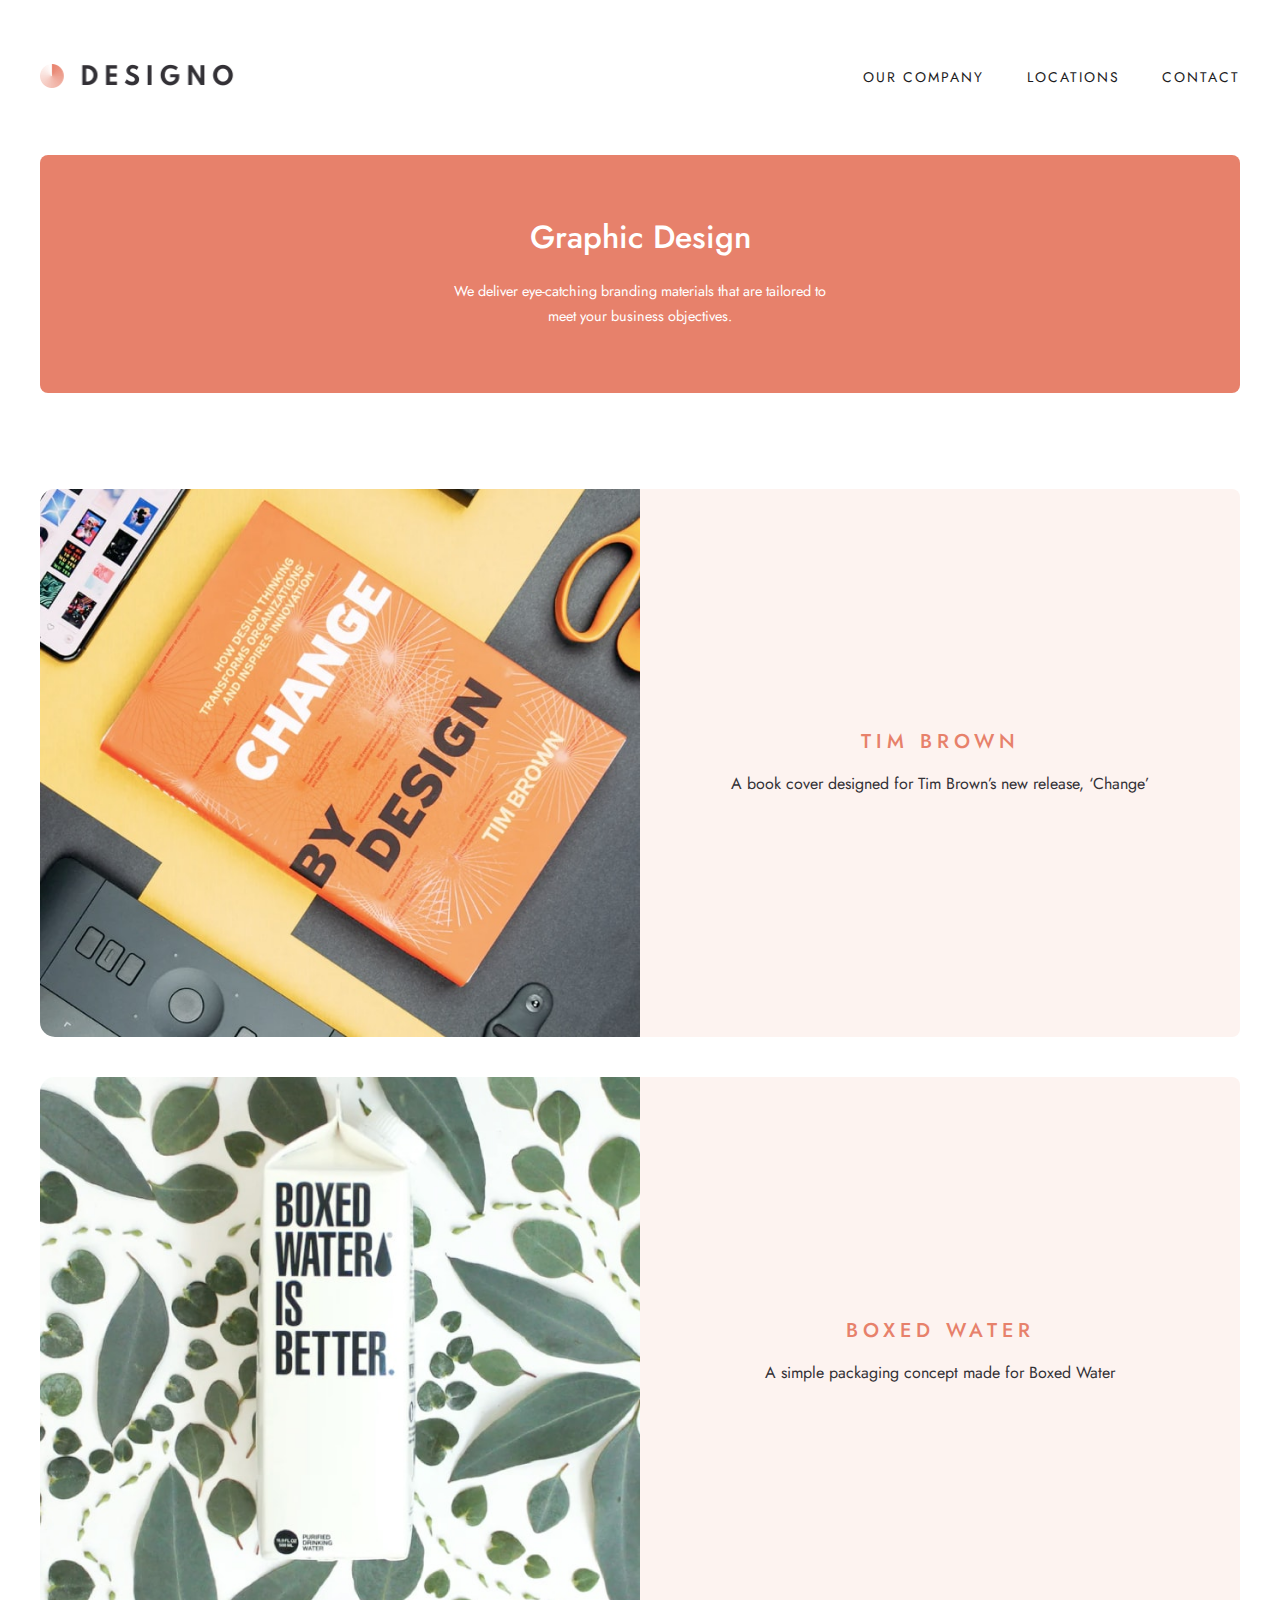
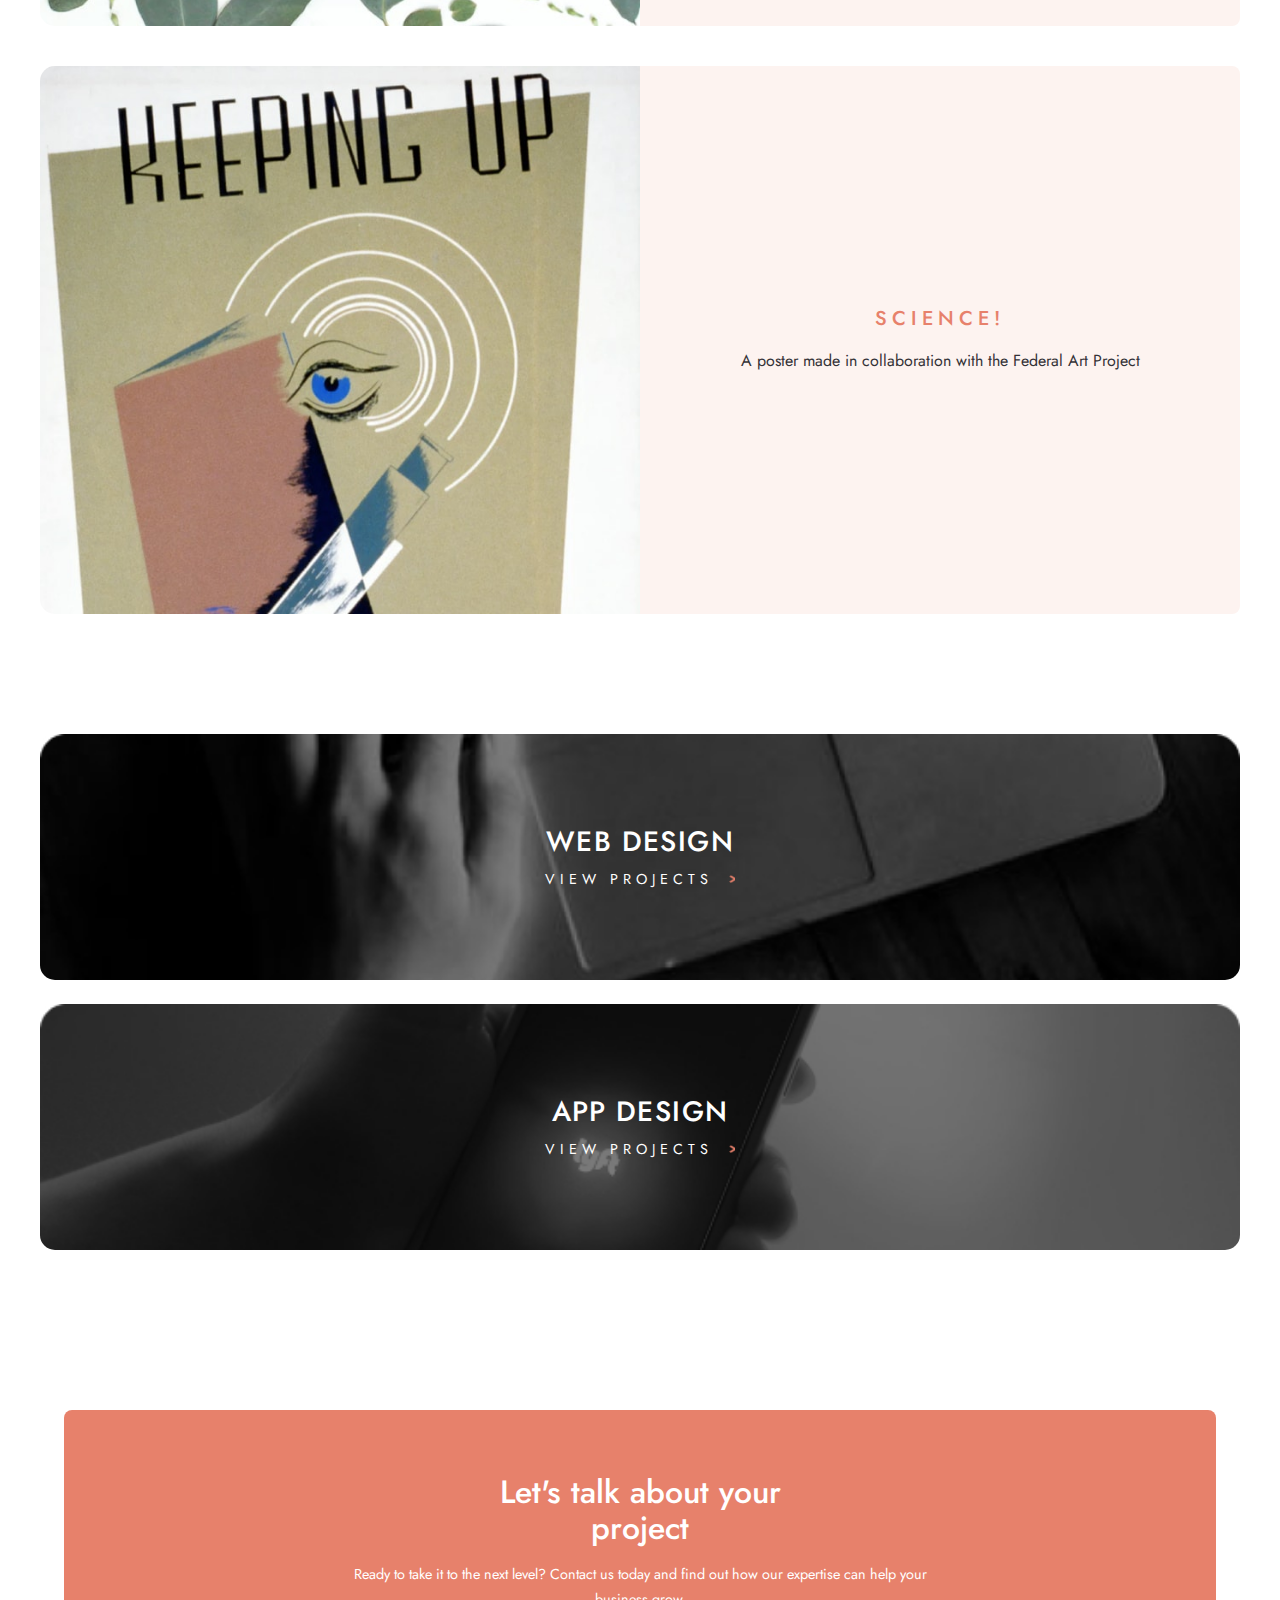
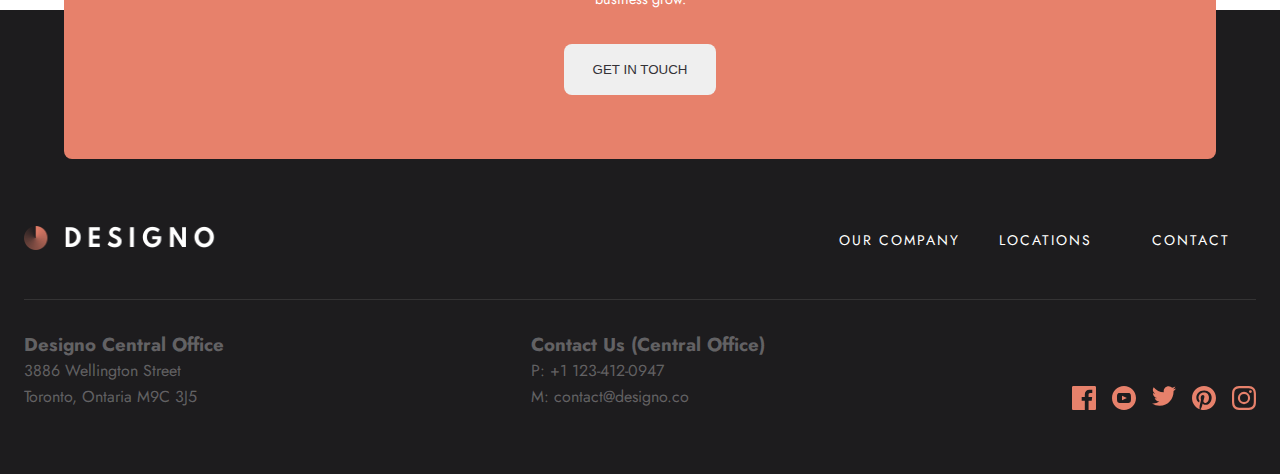
<file: graphicdesign.html>
<!DOCTYPE html>
<html lang="en">
<head>
    <meta charset="UTF-8">
    <meta http-equiv="X-UA-Compatible" content="IE=edge">
    <meta name="viewport" content="width=device-width, initial-scale=1.0">
    <link rel="stylesheet" href="style.css">
    <link rel="preconnect" href="https://fonts.googleapis.com">
    <link rel="preconnect" href="https://fonts.gstatic.com" crossorigin>
    <link href="https://fonts.googleapis.com/css2?family=Jost:wght@400;500&display=swap" rel="stylesheet">
    <script src="script.js" defer></script>
    <title>Graphic Traffic</title>
</head>
<body>
    <header id="header">
        <!-- JS loads in reusable component here -->
    </header>
    <main>
        <section class="hero-design">
            <div class="hero-design__content">
                <h1 class="hero-design__content__headline">
                    Graphic Design
                </h1>
                <p class="hero-design__content__paragraph">
                    We deliver eye-catching branding materials that are tailored to meet your business objectives.
                </p>
            </div>
        </section>
        <section class="portfolio">
            <div class="portfolio__item">
                <div class="portfolio__item__image">
                    <img src="/assets/graphic-design/desktop/image-change.jpg" alt="">
                </div>
                <div class="portfolio__item__description">
                    <h3 class="portfolio__item__description__headline">Tim Brown</h3>
                    <p class="portfolio__item__description__paragraph">A book cover designed for 
                        Tim Brown’s new release, ‘Change’</p>
                </div>
            </div>
            <div class="portfolio__item">
                <div class="portfolio__item__image">
                    <img src="/assets/graphic-design/desktop/image-boxed-water.jpg" alt="">
                </div>
                <div class="portfolio__item__description">
                    <h3 class="portfolio__item__description__headline">Boxed Water</h3>
                    <p class="portfolio__item__description__paragraph">A simple packaging concept made for Boxed Water</p>
                </div>
            </div>
            <div class="portfolio__item">
                <div class="portfolio__item__image">
                    <img src="/assets/graphic-design/desktop/image-science.jpg" alt="">
                </div>
                <div class="portfolio__item__description">
                    <h3 class="portfolio__item__description__headline">Science!</h3>
                    <p class="portfolio__item__description__paragraph">A poster made in collaboration with the Federal Art Project</p>
                </div>
            </div>

            
        </section>
        <section class="design-offers">
            <div class="offers__offer offers__offer__wd wd-out">
                <a href="webdesign.html">
                <div class="orangeoverlay">
                    <h2 class="offers__offer__headline">
                        Web Design
                    </h2>
                    <div class="offers__offer__paragraph">
                       <p>View Projects</p>                 
                        <img src="/assets/custom/chevron.png" alt="">
                    </div>
                </div>
                </a>
            </div>
            <div class="offers__offer offers__offer__ad">
                <a href="appdesign.html">
                <div class="orangeoverlay">
                    <h2 class="offers__offer__headline">
                        App Design
                    </h2>
                    <div class="offers__offer__paragraph">
                        <p>View Projects</p>
                        <img src="/assets/custom/chevron.png" alt="">
                    </div>
                </div>
                </a>
            </div>
            </a>
            </div>
        </section>
        
    </main>
    <footer class="footer" id="footer">

    </footer>
    
</body>
</html>
</file>
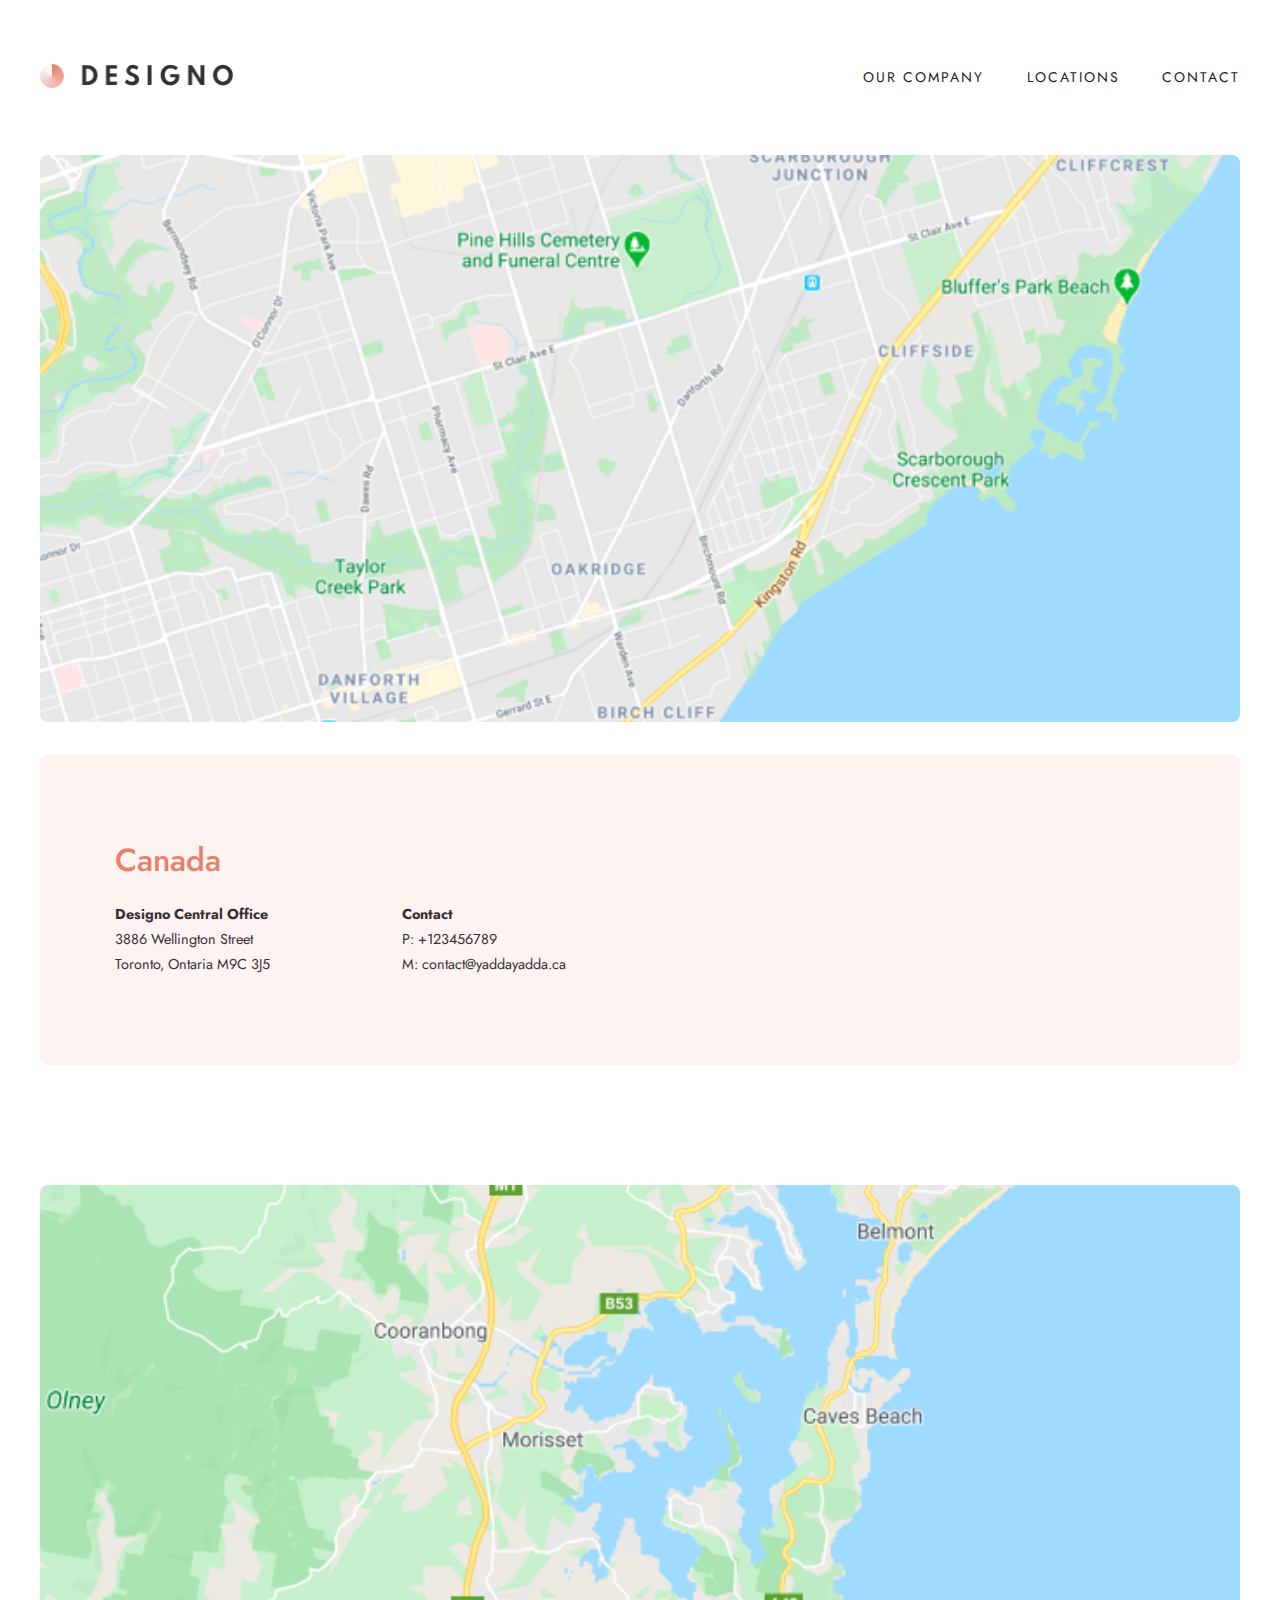
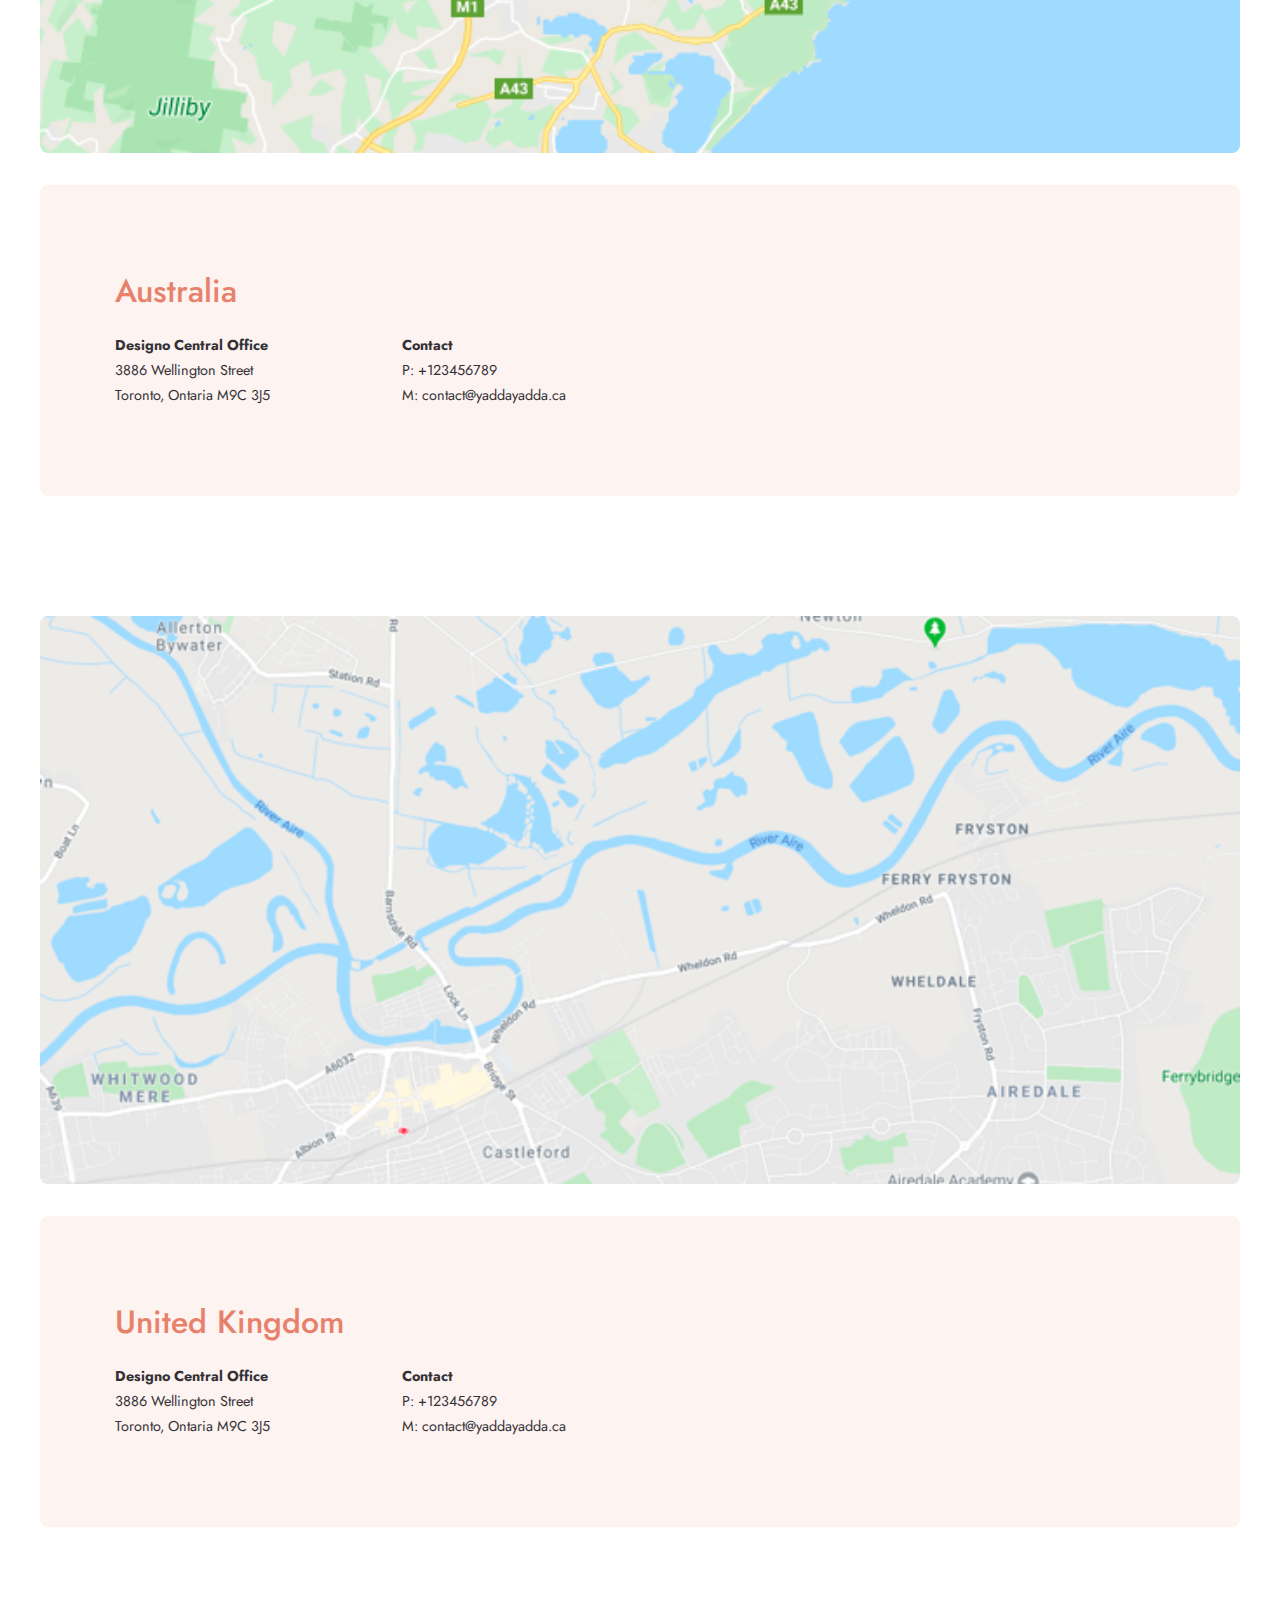
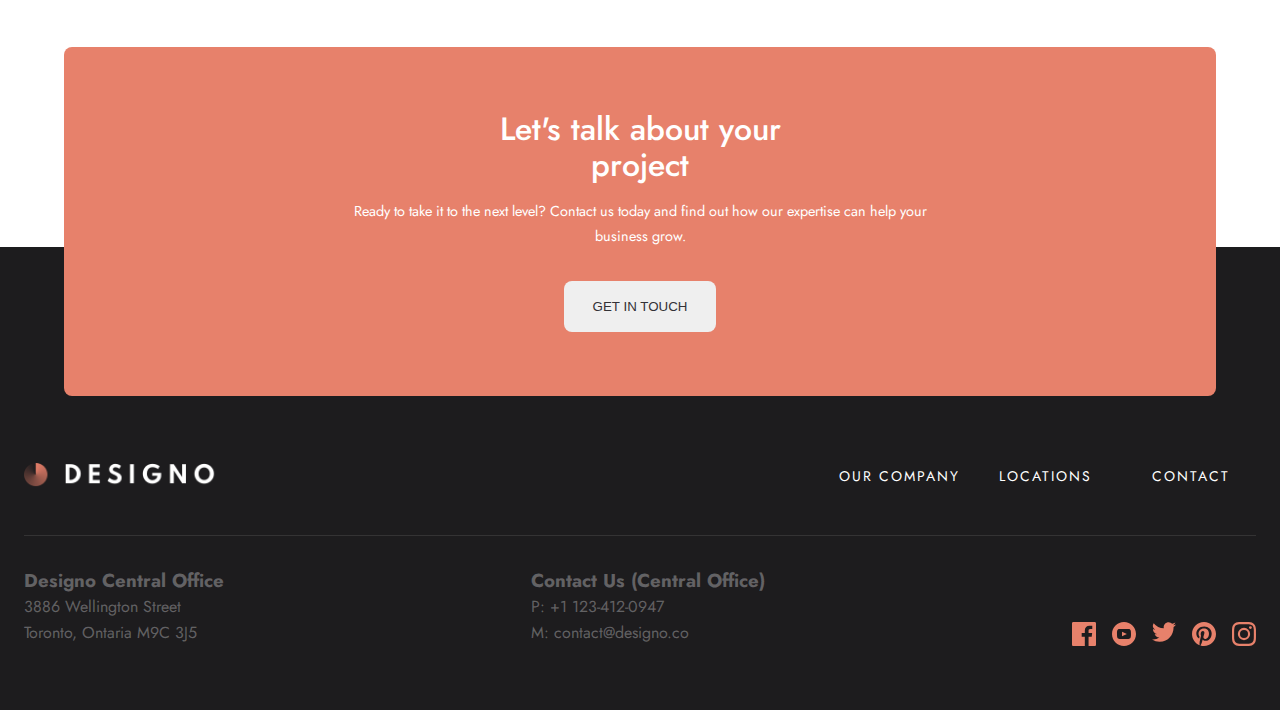
<file: location.html>
<!DOCTYPE html>
<html lang="en">
<head>
    <meta charset="UTF-8">
    <meta http-equiv="X-UA-Compatible" content="IE=edge">
    <meta name="viewport" content="width=device-width, initial-scale=1.0">
    <link rel="stylesheet" href="style.css">
    <link rel="preconnect" href="https://fonts.googleapis.com">
    <link rel="preconnect" href="https://fonts.gstatic.com" crossorigin>
    <link href="https://fonts.googleapis.com/css2?family=Jost:wght@400;500&display=swap" rel="stylesheet">
    <script src="script.js" defer></script>
    <title>About</title>
</head>
<body>
    <header id="header">
        <!-- JS loads in reusable component here -->
    </header>
    <main>
        <section class="info-location gap">
            <div class="info-location__image">
                <img src="/assets/locations/desktop/image-map-canada.png" class="info-location__image__mobile" alt="">
                <img src="/assets/locations/tablet/image-map-canada.png" class="info-location__image__tablet rounded" alt="">
            </div>
            <div class="info-location__content rounded">
                    <div class="info-location__content__headlinecontainer">
                        <h2 class="info-location__content__headline">Canada</h2>
                    </div>
                    <div class="info-location__content__details">
                        <div class="info-location__content__details__detail">
                            <span>Designo Central Office</span>
                            <p>3886 Wellington Street</p>
                            <p>Toronto, Ontaria M9C 3J5</p>
                        </div>
                        <div class="info-location__content__details__detail">
                            <span>Contact</span>
                            <p>P: +123456789</p>
                            <p>M: contact@yaddayadda.ca</p>
                        </div>
                    </div>
            </div>
        </section>
        <section class="info-location gap reverse">
            <div class="info-location__image">
                <img src="/assets/locations/desktop/image-map-australia.png" class="info-location__image__mobile" alt="">
                <img src="/assets/locations/tablet/image-map-australia.png" class="info-location__image__tablet rounded" alt="">
            </div>
            <div class="info-location__content rounded">
                <div class="info-location__content__headlinecontainer">
                    <h2 class="info-location__content__headline">Australia</h2>
                </div>
                <div class="info-location__content__details">
                    <div class="info-location__content__details__detail">
                        <span>Designo Central Office</span>
                        <p>3886 Wellington Street</p>
                        <p>Toronto, Ontaria M9C 3J5</p>
                    </div>
                    <div class="info-location__content__details__detail">
                        <span>Contact</span>
                        <p>P: +123456789</p>
                        <p>M: contact@yaddayadda.ca</p>
                    </div>
                </div>
        </div>
        </section>
        <section class="info-location gap">
            <div class="info-location__image">
                <img src="/assets/locations/desktop/image-map-united-kingdom.png" class="info-location__image__mobile" alt="">
                <img src="/assets/locations/tablet/image-map-uk.png" class="info-location__image__tablet rounded" alt="">
            </div>
            <div class="info-location__content rounded">
                <div class="info-location__content__headlinecontainer">
                    <h2 class="info-location__content__headline">United Kingdom</h2>
                </div>
                <div class="info-location__content__details">
                    <div class="info-location__content__details__detail">
                        <span>Designo Central Office</span>
                        <p>3886 Wellington Street</p>
                        <p>Toronto, Ontaria M9C 3J5</p>
                    </div>
                    <div class="info-location__content__details__detail">
                        <span>Contact</span>
                        <p>P: +123456789</p>
                        <p>M: contact@yaddayadda.ca</p>
                    </div>
                </div>
        </div>
        </section>

   
    </main>
    <footer class="footer" id="footer">

    </footer>
    
</body>
</html>
</file>
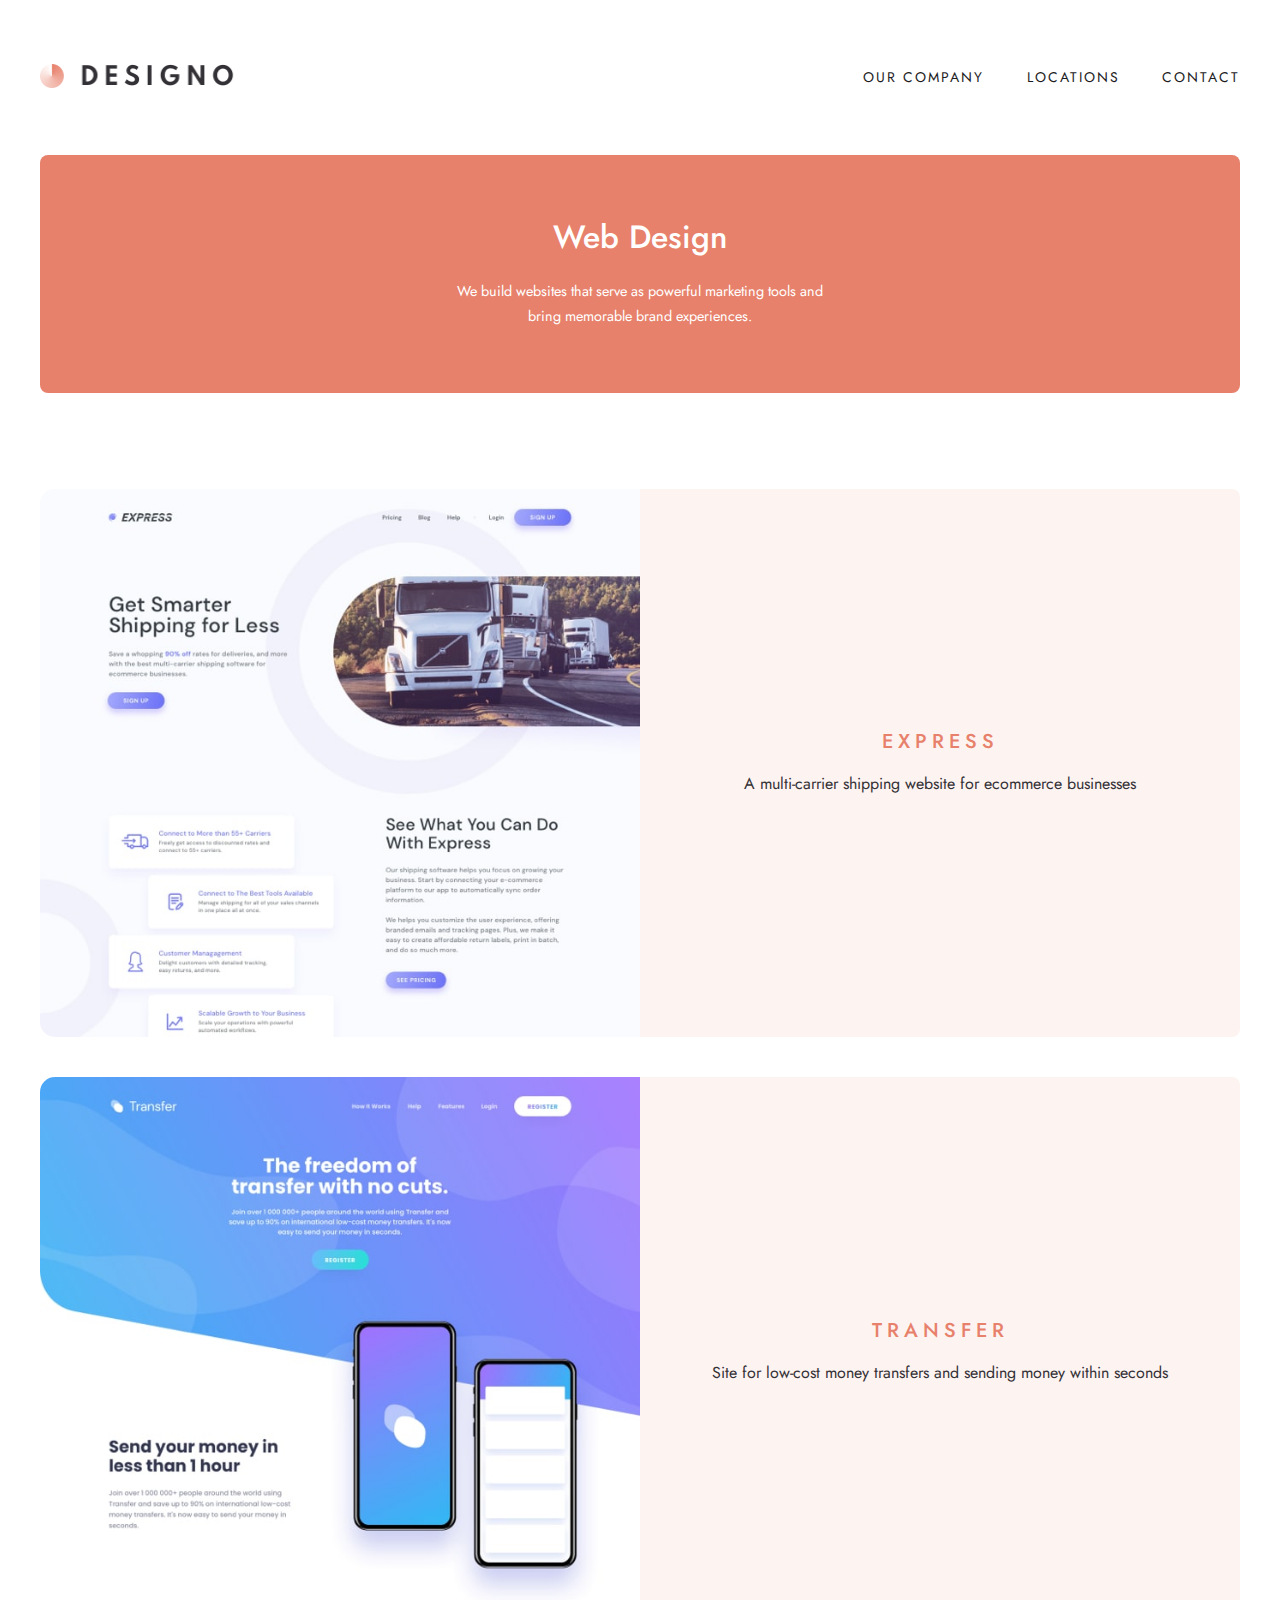
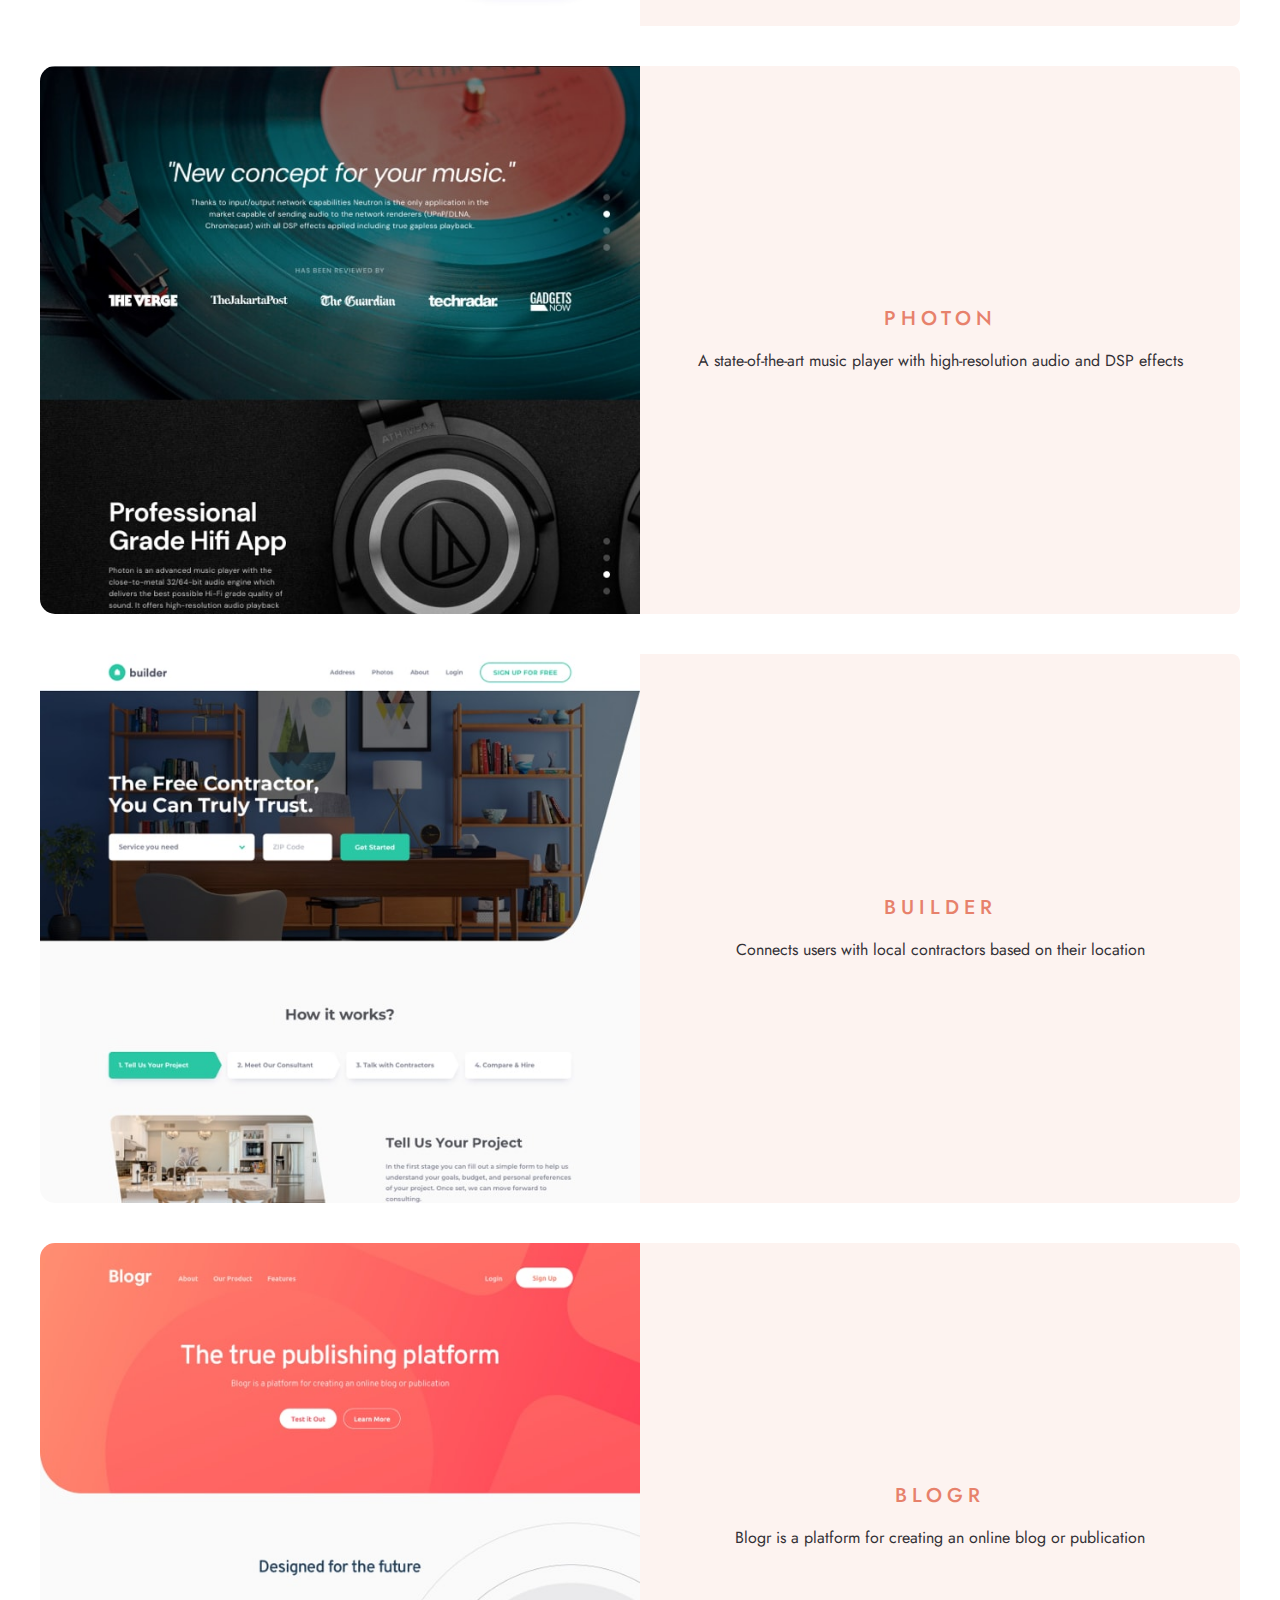
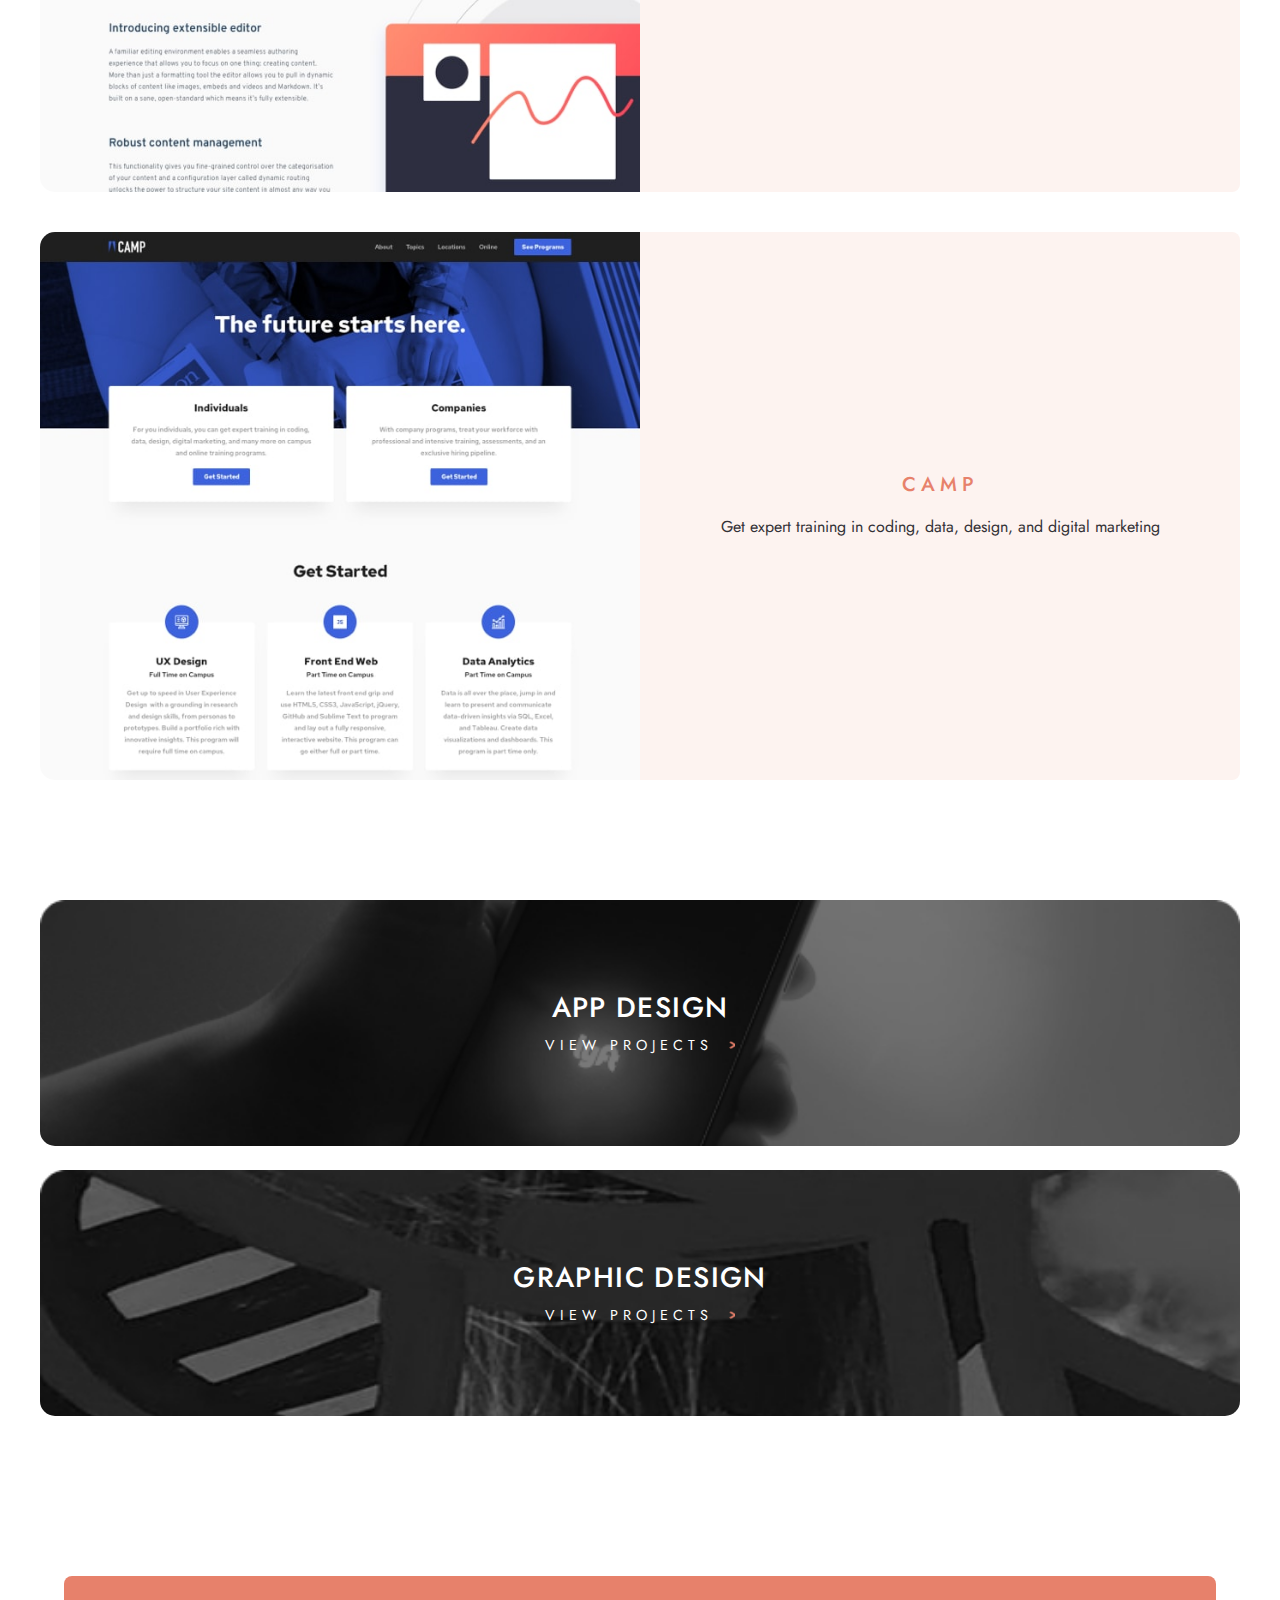
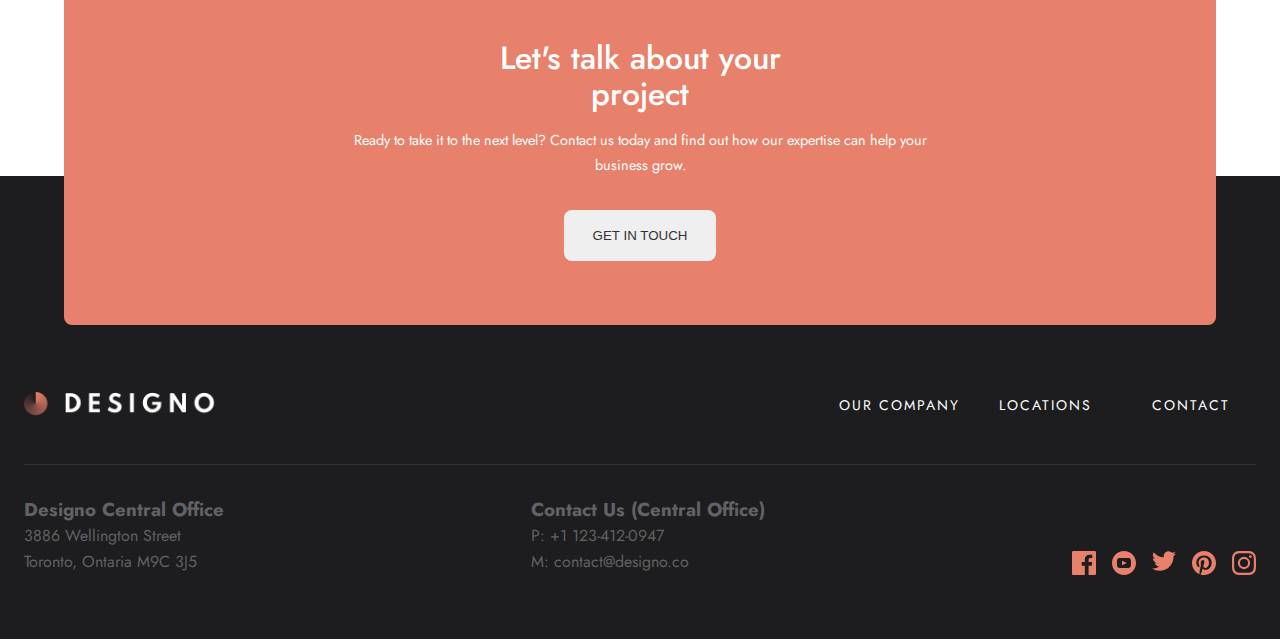
<file: webdesign.html>
<!DOCTYPE html>
<html lang="en">
<head>
    <meta charset="UTF-8">
    <meta http-equiv="X-UA-Compatible" content="IE=edge">
    <meta name="viewport" content="width=device-width, initial-scale=1.0">
    <link rel="stylesheet" href="style.css">
    <link rel="preconnect" href="https://fonts.googleapis.com">
    <link rel="preconnect" href="https://fonts.gstatic.com" crossorigin>
    <link href="https://fonts.googleapis.com/css2?family=Jost:wght@400;500&display=swap" rel="stylesheet">
    <script src="script.js" defer></script>
    <title>Webdesign Schwebdesin</title>
</head>
<body>
    <header id="header">
        <!-- JS loads in reusable component here -->
    </header>
    <main>
        <section class="hero-design">
            <div class="hero-design__content">
                <h1 class="hero-design__content__headline">
                    Web Design
                </h1>
                <p class="hero-design__content__paragraph">
                    We build websites that serve as powerful marketing tools and bring memorable brand experiences.
                </p>
            </div>
        </section>
        <section class="portfolio">
            <div class="portfolio__item">
                <div class="portfolio__item__image">
                    <img src="/assets/web-design/desktop/image-express.jpg" alt="">
                </div>
                <div class="portfolio__item__description">
                    <h3 class="portfolio__item__description__headline">Express</h3>
                    <p class="portfolio__item__description__paragraph">A multi-carrier shipping website for ecommerce businesses</p>
                </div>
            </div>
            <div class="portfolio__item">
                <div class="portfolio__item__image">
                    <img src="/assets/web-design/desktop/image-transfer.jpg" alt="">
                </div>
                <div class="portfolio__item__description">
                    <h3 class="portfolio__item__description__headline">Transfer</h3>
                    <p class="portfolio__item__description__paragraph">Site for low-cost money transfers and sending money within seconds</p>
                </div>
            </div>
            <div class="portfolio__item">
                <div class="portfolio__item__image">
                    <img src="/assets/web-design/desktop/image-photon.jpg" alt="">
                </div>
                <div class="portfolio__item__description">
                    <h3 class="portfolio__item__description__headline">Photon</h3>
                    <p class="portfolio__item__description__paragraph">A state-of-the-art music player with high-resolution audio and DSP effects</p>
                </div>
            </div>
            <div class="portfolio__item">
                <div class="portfolio__item__image">
                    <img src="/assets/web-design/desktop/image-builder.jpg" alt="">
                </div>
                <div class="portfolio__item__description">
                    <h3 class="portfolio__item__description__headline">Builder</h3>
                    <p class="portfolio__item__description__paragraph">Connects users with local contractors based on their location</p>
                </div>
            </div>
            <div class="portfolio__item">
                <div class="portfolio__item__image">
                    <img src="/assets/web-design/desktop/image-blogr.jpg" alt="">
                </div>
                <div class="portfolio__item__description">
                    <h3 class="portfolio__item__description__headline">Blogr</h3>
                    <p class="portfolio__item__description__paragraph">Blogr is a platform for creating an online blog or publication</p>
                </div>
            </div>
            <div class="portfolio__item">
                <div class="portfolio__item__image">
                    <img src="/assets/web-design/desktop/image-camp.jpg" alt="">
                </div>
                <div class="portfolio__item__description">
                    <h3 class="portfolio__item__description__headline">Camp</h3>
                    <p class="portfolio__item__description__paragraph">Get expert training in coding, data, design, and digital marketing</p>
                </div>
            </div>   
        </section>
        
        <section class="design-offers">
            <div class="offers__offer offers__offer__ad">
                <a href="appdesign.html">
                <div class="orangeoverlay">
                    <h2 class="offers__offer__headline">
                        App Design
                    </h2>
                    <div class="offers__offer__paragraph">
                        <p>View Projects</p>
                        <img src="/assets/custom/chevron.png" alt="">
                    </div>
                </div>
                </a>
            </div>
            <div class="offers__offer offers__offer__gd">
                <a href="graphicdesign.html">
                <div class="orangeoverlay">
                    <h2 class="offers__offer__headline">
                        Graphic Design
                    </h2>
                    <div class="offers__offer__paragraph">
                        <p>View Projects</p> 
                        <img src="/assets/custom/chevron.png" alt="">
                    </div>
                </div>
            </a>
            </div>
        </section>
        
    </main>
    <footer class="footer" id="footer">

    </footer>
    
</body>
</html>
</file>
<file: style.css>
* {
  margin: 0;
  padding: 0;
  box-sizing: border-box;
}

img {
  display: block;
  width: 100%;
}

body {
  font-family: "Jost", sans-serif;
}

ul {
  list-style-type: none;
}

a {
  text-decoration: none;
  color: inherit;
}

.navbar {
  position: relative;
  display: flex;
  align-items: center;
  justify-content: space-between;
  padding: 2.25rem 1.5rem;
}
@media (min-width: 768px) {
  .navbar {
    padding: 4rem 2.5rem;
  }
}
@media (min-width: 1440px) {
  .navbar {
    padding: 2.25rem 0;
    max-width: 1111px;
    width: 100%;
    margin: auto;
  }
}
.navbar__logo img {
  width: 200px;
}
@media (min-width: 768px) {
  .navbar__menu {
    display: none;
  }
}
.navbar__menu:hover {
  cursor: pointer;
}
.navbar__menu__links {
  display: none;
  position: absolute;
  left: 0;
  top: 98px;
  padding: 3rem 1.5rem 1rem;
  font-size: 1.5rem;
  line-height: 24px;
  background-color: #1D1C1E;
  color: white;
  width: 100%;
}
@media (min-width: 768px) {
  .navbar__menu__links {
    display: block;
    position: static;
    background-color: #fff;
    color: #1D1C1E;
    display: flex;
    justify-content: flex-end;
    gap: 2.65rem;
    font-size: 0.875rem;
    line-height: 14px;
    letter-spacing: 2px;
    padding: 0;
  }
}
.navbar__menu__links__link {
  text-transform: uppercase;
  margin-bottom: 2rem;
}
.navbar__menu__links__link:hover {
  cursor: pointer;
}
@media (min-width: 768px) {
  .navbar__menu__links__link {
    margin-bottom: 0;
  }
}
.navbar__menu__shadow {
  position: absolute;
  left: 0;
  top: 330px;
  width: 100%;
  height: 100vh;
  background-color: black;
  opacity: 0.5;
}

.links {
  display: block;
}

.shadow {
  display: none;
}

.overflow-hidden {
  overflow: hidden;
}

* {
  margin: 0;
  padding: 0;
  box-sizing: border-box;
}

img {
  display: block;
  width: 100%;
}

body {
  font-family: "Jost", sans-serif;
}

ul {
  list-style-type: none;
}

a {
  text-decoration: none;
  color: inherit;
}

.footer {
  position: relative;
  background-color: #1D1C1E;
  color: #ffffff;
  padding: 15.85rem 1.5rem 4rem;
  margin-top: 20rem;
  display: flex;
  flex-direction: column;
  align-items: center;
  gap: 2rem;
}
@media (min-width: 768px) {
  .footer {
    margin-top: 15rem;
    padding-top: 13.5rem;
  }
}
@media (min-width: 1440px) {
  .footer {
    padding: 12rem 1.5rem 4rem;
    margin-top: 0;
  }
}
.footer__getInTouch {
  position: absolute;
  min-width: 327px;
  top: -200px;
  right: 50%;
  transform: translateX(50%);
  background-color: #E7816B;
  text-align: center;
  padding: 4rem 1.5rem;
  border-radius: 8px;
  display: flex;
  flex-direction: column;
  gap: 1rem;
}
@media (min-width: 768px) {
  .footer__getInTouch {
    min-width: 90%;
  }
}
@media (min-width: 1440px) {
  .footer__getInTouch {
    min-width: 1111px;
    margin: auto;
    padding: 4.75rem 6rem 2.875rem;
  }
}
.footer__getInTouch__headline {
  font-size: 2rem;
  line-height: 36px;
  font-weight: 500;
}
@media (min-width: 768px) {
  .footer__getInTouch__headline {
    margin: auto;
    width: 335px;
  }
}
@media (min-width: 1440px) {
  .footer__getInTouch__headline {
    font-size: 2.5rem;
    margin: 0;
    text-align: left;
  }
}
.footer__getInTouch__paragraph {
  font-size: 0.9rem;
  line-height: 25px;
  font-weight: 400;
  margin: auto;
}
@media (min-width: 768px) {
  .footer__getInTouch__paragraph {
    width: 573px;
  }
}
@media (min-width: 1440px) {
  .footer__getInTouch__paragraph {
    font-size: 1rem;
    margin: 0;
    text-align: left;
  }
}
.footer__getInTouch__cta {
  padding: 1.125rem;
  text-transform: uppercase;
  border-style: none;
  color: #333136;
  border-radius: 8px;
  width: 152px;
  margin: 1rem auto 0;
}
.footer__getInTouch__cta:hover {
  cursor: pointer;
  background-color: #FFAD9B;
  color: #ffffff;
}
@media (min-width: 1440px) {
  .footer__getInTouch__cta {
    position: absolute;
    right: 115px;
    bottom: 50%;
    transform: translateY(50%);
  }
}
.footer__logo {
  width: 100%;
  border-bottom: 1px solid rgba(255, 255, 255, 0.1);
}
.footer__logo img {
  width: 197px;
  margin: 0 auto 2rem;
}
@media (min-width: 768px) {
  .footer__logo img {
    margin: 0;
  }
}
@media (min-width: 768px) {
  .footer__logo {
    border-bottom: none;
  }
}
.footer__links {
  color: #ffffff;
  letter-spacing: 2px;
  font-size: 0.875rem;
  line-height: 14px;
  font-weight: 400;
  text-transform: uppercase;
  text-align: center;
}
@media (min-width: 768px) {
  .footer__links {
    display: flex;
    gap: 1rem;
  }
}
.footer__links__link {
  margin-top: 2rem;
}
@media (min-width: 768px) {
  .footer__links__link {
    margin: 0;
    width: 130px;
  }
}
.footer__address {
  text-align: center;
  color: rgba(255, 255, 255, 0.3137254902);
  line-height: 26px;
}
@media (min-width: 768px) {
  .footer__address {
    text-align: left;
  }
}
.footer__contact {
  text-align: center;
  color: rgba(255, 255, 255, 0.3137254902);
  line-height: 26px;
}
@media (min-width: 768px) {
  .footer__contact {
    text-align: left;
  }
}
.footer__socials {
  display: flex;
  gap: 1rem;
}
.footer__socials__social img {
  width: 24px;
}

.contact-footer {
  margin-top: 0;
  padding-top: 4rem;
}

.footer-top {
  width: 100%;
}
@media (min-width: 768px) {
  .footer-top {
    display: flex;
    align-items: center;
    border-bottom: 1px solid rgba(255, 255, 255, 0.1);
    padding-bottom: 2.875rem;
  }
}
@media (min-width: 1440px) {
  .footer-top {
    max-width: 1111px;
    margin: auto;
  }
}

.footer-bottom {
  width: 100%;
  display: flex;
  flex-direction: column;
  gap: 2.5rem;
  align-items: center;
}
@media (min-width: 768px) {
  .footer-bottom {
    flex-direction: row;
    align-items: flex-end;
    justify-content: space-between;
  }
}
@media (min-width: 1440px) {
  .footer-bottom {
    max-width: 1111px;
    margin: auto;
  }
}

* {
  margin: 0;
  padding: 0;
  box-sizing: border-box;
}

img {
  display: block;
  width: 100%;
}

body {
  font-family: "Jost", sans-serif;
}

ul {
  list-style-type: none;
}

a {
  text-decoration: none;
  color: inherit;
}

.hero {
  background-color: #E7816B;
  padding: 5rem 1.5rem 0;
}
@media (min-width: 768px) {
  .hero {
    padding: 3.75rem 3.75rem 0;
    margin: 0 2.5rem 0;
    border-radius: 8px;
  }
}
@media (min-width: 1440px) {
  .hero {
    position: relative;
    display: flex;
    padding: 9rem 6rem;
    max-width: 1111px;
    width: 100%;
    margin: auto;
  }
}
.hero__content {
  text-align: center;
  display: flex;
  flex-direction: column;
  gap: 1rem;
  align-items: center;
  margin-bottom: 5rem;
  color: #ffffff;
}
@media (min-width: 768px) {
  .hero__content {
    max-width: 573px;
    margin: auto;
    margin-bottom: 4.3125rem;
  }
}
@media (min-width: 1440px) {
  .hero__content {
    text-align: left;
    align-items: flex-start;
    margin: 0;
    gap: 1.5rem;
  }
}
.hero__content__headline {
  font-size: 2rem;
  line-height: 36px;
  font-weight: 500;
}
@media (min-width: 1440px) {
  .hero__content__headline {
    font-size: 3rem;
    line-height: 48px;
  }
}
.hero__content__paragraph {
  font-size: 0.9rem;
  line-height: 25px;
  font-weight: 400;
}
@media (min-width: 768px) {
  .hero__content__paragraph {
    max-width: 445px;
    margin: auto;
  }
}
@media (min-width: 1440px) {
  .hero__content__paragraph {
    margin: 0;
    font-size: 1rem;
    line-height: 26px;
  }
}
.hero__content__cta {
  width: 160px;
  padding: 1.125rem 1.5rem;
  border-radius: 8px;
  border-style: none;
  text-transform: uppercase;
  letter-spacing: 1px;
  line-height: 22px;
  font-size: 15px;
  font-weight: 500;
  color: #333136;
  background-color: #ffffff;
}
.hero__content__cta:hover {
  cursor: pointer;
  background-color: #FFAD9B;
  color: #ffffff;
}
.hero__image {
  width: 287px;
  margin: auto;
}
@media (min-width: 1440px) {
  .hero__image {
    display: none;
  }
}
.hero__image__desktop {
  display: none;
}
@media (min-width: 1440px) {
  .hero__image__desktop {
    display: block;
    position: absolute;
    bottom: 0;
    right: 120px;
    width: 283px;
  }
}

.offers {
  padding: 7.5rem 1.5rem 0;
  text-align: center;
  display: flex;
  flex-direction: column;
  gap: 1.5rem;
}
@media (min-width: 768px) {
  .offers {
    padding: 7.5rem 2.5rem 0;
  }
}
@media (min-width: 1440px) {
  .offers {
    padding: 7.5rem 0;
    max-width: 1111px;
    width: 100%;
    margin: auto;
    display: grid;
    grid-template-columns: 1fr 1fr;
    grid-template-rows: 1fr 1fr;
  }
}
.offers__offer {
  border-radius: 15px;
}
.offers__offer:hover {
  cursor: pointer;
}
.offers__offer__wd {
  background-image: url("/assets/custom/background_wd.jpg");
  background-repeat: no-repeat;
  background-size: cover;
}
@media (min-width: 768px) {
  .offers__offer__wd {
    background-image: url("/assets/custom/background_wd_tablet.jpg");
  }
}
@media (min-width: 1440px) {
  .offers__offer__wd {
    background-image: url("/assets/custom/background_wd_desktop.png");
    grid-column: 1/2;
    grid-row: 1/3;
  }
}
.offers__offer__ad {
  background-image: url("/assets/custom/background_ad.png");
  background-repeat: no-repeat;
  background-size: cover;
}
@media (min-width: 768px) {
  .offers__offer__ad {
    background-image: url("/assets/custom/background_addes_tablet.jpg");
  }
}
@media (min-width: 1440px) {
  .offers__offer__ad {
    background-image: url("/assets/custom/background_addes_desktop.jpg");
  }
}
.offers__offer__gd {
  background-image: url("/assets/custom/background_gd.jpg");
  background-repeat: no-repeat;
  background-size: cover;
}
@media (min-width: 768px) {
  .offers__offer__gd {
    background-image: url("/assets/custom/background_gd_tablet.jpg");
  }
}
@media (min-width: 1440px) {
  .offers__offer__gd {
    background-image: url("/assets/custom/background_gd_desktop.jpg");
  }
}
.offers__offer__headline {
  font-size: 1.75rem;
  line-height: 36px;
  letter-spacing: 1.4px;
  text-transform: uppercase;
  font-weight: 500;
}
@media (min-width: 1440px) {
  .offers__offer__headline {
    font-size: 2.5rem;
  }
}
.offers__offer__paragraph {
  display: flex;
  align-items: center;
  justify-content: space-between;
  font-size: 0.9rem;
  line-height: 22px;
  letter-spacing: 5px;
  text-transform: uppercase;
}
.offers__offer__paragraph img {
  width: 6px;
  height: 8px;
  margin-left: 1rem;
}

.advantages {
  display: flex;
  flex-direction: column;
  gap: 5rem;
  margin-top: 7.5rem;
}
@media (min-width: 768px) {
  .advantages {
    padding: 0 2.5rem;
    gap: 2rem;
  }
}
@media (min-width: 1440px) {
  .advantages {
    max-width: 1111px;
    margin: auto;
    flex-direction: row;
    margin-bottom: 20rem;
    padding: 0;
    justify-content: space-between;
  }
}
.advantages__advantage {
  padding: 0 1.5rem;
  display: flex;
  flex-direction: column;
  align-items: center;
  gap: 2rem;
  text-align: center;
}
@media (min-width: 768px) {
  .advantages__advantage {
    flex-direction: row;
    gap: 3rem;
  }
}
@media (min-width: 1440px) {
  .advantages__advantage {
    flex-direction: column;
    gap: 3rem;
    padding: 0;
  }
}
.advantages__advantage__image {
  width: 202px;
  margin: auto;
}
.advantages__advantage__headline {
  color: #333136;
  font-size: 1.25rem;
  text-transform: uppercase;
  letter-spacing: 5px;
}
@media (min-width: 768px) {
  .advantages__advantage__headline {
    text-align: left;
  }
}
@media (min-width: 1440px) {
  .advantages__advantage__headline {
    text-align: center;
    margin-bottom: 3rem;
  }
}
.advantages__advantage__paragraph {
  line-height: 26px;
  text-align: center;
  color: #333136;
  font-weight: 400;
}
@media (min-width: 768px) {
  .advantages__advantage__paragraph {
    text-align: left;
  }
}
@media (min-width: 1440px) {
  .advantages__advantage__paragraph {
    text-align: center;
  }
}

.orangeoverlay {
  width: 100%;
  height: 100%;
  padding: 5.625rem 1rem;
  display: flex;
  flex-direction: column;
  align-items: center;
  justify-content: center;
  gap: 0.5rem;
  border-radius: 8px;
  color: #ffffff;
}
.orangeoverlay:hover {
  background-color: rgba(231, 130, 107, 0.5019607843);
}
@media (min-width: 1440px) {
  .orangeoverlay {
    gap: 1.5rem;
  }
}

@media (min-width: 1440px) {
  .wd-out {
    grid-row: 1/2;
  }
}

* {
  margin: 0;
  padding: 0;
  box-sizing: border-box;
}

img {
  display: block;
  width: 100%;
}

body {
  font-family: "Jost", sans-serif;
}

ul {
  list-style-type: none;
}

a {
  text-decoration: none;
  color: inherit;
}

.hero-design {
  background-color: #E7816B;
  padding: 6.5rem 1.5rem;
}
@media (min-width: 768px) {
  .hero-design {
    padding: 4rem;
    margin: 0 2.5rem 0;
    border-radius: 8px;
  }
}
@media (min-width: 1440px) {
  .hero-design {
    max-width: 1111px;
    width: 100%;
    margin: auto;
  }
}
.hero-design__content {
  text-align: center;
  color: #fff;
}
.hero-design__content__headline {
  margin-bottom: 1.5rem;
  font-size: 2rem;
  line-height: 36px;
  font-weight: 500;
}
.hero-design__content__paragraph {
  font-size: 0.9rem;
  line-height: 25px;
  font-weight: 400;
}
@media (min-width: 768px) {
  .hero-design__content__paragraph {
    width: 390px;
    margin: auto;
  }
}

.portfolio {
  padding: 3.5rem 1.5rem 0;
}
@media (min-width: 768px) {
  .portfolio {
    padding: 3.5rem 2.5rem 0;
  }
}
@media (min-width: 1440px) {
  .portfolio {
    padding: 3.5rem 0 0;
    max-width: 1111px;
    width: 100%;
    margin: auto;
    display: grid;
    grid-template-columns: 1fr 1fr 1fr;
    grid-template-rows: auto;
    gap: 2rem;
  }
}
.portfolio__item {
  text-align: center;
  border-radius: 15px;
  margin-top: 2.5rem;
}
@media (min-width: 768px) {
  .portfolio__item {
    display: flex;
  }
}
@media (min-width: 1440px) {
  .portfolio__item {
    flex-direction: column;
  }
}
.portfolio__item__image {
  flex: 0 0 50%;
}
.portfolio__item__image img {
  border-top-left-radius: 15px;
  border-top-right-radius: 15px;
}
@media (min-width: 768px) {
  .portfolio__item__image img {
    border-top-right-radius: 0;
    border-bottom-left-radius: 15px;
  }
}
@media (min-width: 1440px) {
  .portfolio__item__image img {
    border-top-right-radius: 15px;
    border-bottom-left-radius: 0;
  }
}
.portfolio__item__description {
  background-color: #FDF3F0;
  padding: 2rem 1.875rem;
  flex: 1;
  border-bottom-right-radius: 8px;
  border-bottom-left-radius: 8px;
}
.portfolio__item__description:hover {
  cursor: pointer;
  background-color: #E7816B;
  color: white;
}
.portfolio__item__description:hover h3 {
  color: #fff;
}
.portfolio__item__description:hover p {
  color: #fff;
}
@media (min-width: 768px) {
  .portfolio__item__description {
    display: flex;
    flex-direction: column;
    justify-content: center;
    align-items: center;
    border-radius: 0;
    border-top-right-radius: 8px;
    border-bottom-right-radius: 8px;
  }
}
@media (min-width: 1440px) {
  .portfolio__item__description {
    border-top-right-radius: 0;
    border-bottom-left-radius: 8px;
  }
}
.portfolio__item__description__headline {
  color: #E7816B;
  font-size: 1.25rem;
  text-transform: uppercase;
  line-height: 26px;
  letter-spacing: 5px;
  font-weight: 500;
  margin-bottom: 1rem;
}
.portfolio__item__description__paragraph {
  line-height: 26px;
  color: #333136;
  font-weight: 400;
}

.design-offers {
  padding: 7.5rem 1.5rem;
  display: flex;
  flex-direction: column;
  gap: 1.5rem;
}
@media (min-width: 768px) {
  .design-offers {
    padding: 7.5rem 2.5rem;
  }
}
@media (min-width: 1440px) {
  .design-offers {
    padding: 7.5rem 0;
    max-width: 1111px;
    width: 100%;
    margin: auto;
    display: grid;
    grid-template-columns: 1fr 1fr;
    margin-bottom: 15rem;
  }
}

* {
  margin: 0;
  padding: 0;
  box-sizing: border-box;
}

img {
  display: block;
  width: 100%;
}

body {
  font-family: "Jost", sans-serif;
}

ul {
  list-style-type: none;
}

a {
  text-decoration: none;
  color: inherit;
}

@media (min-width: 768px) {
  .hero-about {
    padding: 2.5rem;
  }
}
@media (min-width: 1440px) {
  .hero-about {
    display: flex;
    flex-direction: row-reverse;
    max-width: 1111px;
    width: 100%;
    margin: auto;
    padding: 0;
    margin-bottom: 10rem;
  }
}
.hero-about__image {
  border-top-left-radius: 8px;
  border-top-right-radius: 8px;
}
@media (min-width: 768px) {
  .hero-about__image-mobile {
    display: none;
  }
}
@media (min-width: 0) {
  .hero-about__image-tablet {
    display: none;
  }
}
@media (min-width: 768px) {
  .hero-about__image-tablet {
    display: block;
  }
}
@media (min-width: 1440px) {
  .hero-about__image-tablet {
    display: none;
  }
}
.hero-about__image-desktop {
  border-top-left-radius: 0;
  border-bottom-right-radius: 8px;
}
@media (min-width: 0) {
  .hero-about__image-desktop {
    display: none;
  }
}
@media (min-width: 1440px) {
  .hero-about__image-desktop {
    display: block;
  }
}
.hero-about__content {
  background-color: #E7816B;
  padding: 5rem 1.5rem;
  text-align: center;
  display: flex;
  flex-direction: column;
  gap: 1rem;
  align-items: center;
  color: #ffffff;
}
@media (min-width: 768px) {
  .hero-about__content {
    border-bottom-left-radius: 8px;
    border-bottom-right-radius: 8px;
  }
}
@media (min-width: 1440px) {
  .hero-about__content {
    padding: 8.5rem 6rem;
    border-top-left-radius: 8px;
    border-bottom-right-radius: 0;
    text-align: left;
    align-items: flex-start;
  }
}
.hero-about__content__headline {
  font-size: 2rem;
  line-height: 36px;
  font-weight: 500;
}
@media (min-width: 1440px) {
  .hero-about__content__headline {
    font-size: 3rem;
    line-height: 48px;
  }
}
.hero-about__content__paragraph {
  font-size: 0.9rem;
  line-height: 25px;
  font-weight: 400;
}
@media (min-width: 1440px) {
  .hero-about__content__paragraph {
    font-size: 1rem;
    line-height: 26px;
  }
}

@media (min-width: 768px) {
  .info {
    padding: 2.5rem;
  }
}
@media (min-width: 1440px) {
  .info {
    padding: 0;
    max-width: 1111px;
    width: 100%;
    margin: auto;
    display: flex;
  }
}
@media (min-width: 768px) {
  .info__image img {
    border-top-left-radius: 8px;
    border-top-right-radius: 8px;
  }
}
@media (min-width: 1440px) {
  .info__image img {
    border-top-left-radius: 8px;
    border-top-right-radius: 0;
    border-bottom-left-radius: 8px;
  }
}
@media (min-width: 768px) {
  .info__image-mobile {
    display: none;
  }
}
@media (min-width: 0) {
  .info__image-tablet {
    display: none;
  }
}
@media (min-width: 768px) {
  .info__image-tablet {
    display: block;
  }
}
@media (min-width: 1440px) {
  .info__image-tablet {
    display: none;
  }
}
@media (min-width: 0) {
  .info__image-desktop {
    display: none;
  }
}
@media (min-width: 768px) {
  .info__image-desktop {
    display: none;
  }
}
@media (min-width: 1440px) {
  .info__image-desktop {
    display: block;
  }
}
.info__content {
  padding: 5rem 1.5rem;
  text-align: center;
  background-color: #FDF3F0;
}
@media (min-width: 768px) {
  .info__content {
    border-bottom-left-radius: 8px;
    border-bottom-right-radius: 8px;
  }
}
@media (min-width: 1440px) {
  .info__content {
    padding: 9.625rem 6rem;
    border-bottom-left-radius: 0;
    border-top-right-radius: 8px;
    text-align: left;
  }
}
.info__content__headline {
  color: #E7816B;
  font-size: 2rem;
  line-height: 36px;
  margin-bottom: 1.5rem;
}
@media (min-width: 768px) {
  .info__content__headline {
    font-size: 2.5rem;
    line-height: 48px;
  }
}
.info__content__paragraph {
  color: #333136;
  font-size: 0.9rem;
  line-height: 25px;
  font-weight: 400;
}
@media (min-width: 768px) {
  .info__content__paragraph {
    width: 590px;
    margin: auto;
  }
}
@media (min-width: 1440px) {
  .info__content__paragraph {
    width: 445px;
  }
}

.locations {
  padding: 7.5rem 0;
}
@media (min-width: 768px) {
  .locations {
    padding: 0;
  }
}
@media (min-width: 1440px) {
  .locations {
    display: flex;
    justify-content: space-between;
    padding: 7.5rem 4.625rem;
    max-width: 1111px;
    width: 100%;
    margin: auto;
  }
}
.locations__location {
  display: flex;
  flex-direction: column;
  align-items: center;
  gap: 2rem;
  margin-bottom: 1rem;
}
.locations__location__image {
  width: 182px;
}
.locations__location__headline {
  font-size: 1.25rem;
  color: #333136;
  line-height: 26px;
  letter-spacing: 5px;
  text-transform: uppercase;
}
.locations__location__cta {
  text-transform: uppercase;
  border-style: none;
  background-color: #E7816B;
  color: #fff;
  padding: 1.125rem;
  font-size: 0.9rem;
  line-height: 22px;
  letter-spacing: 1px;
  border-radius: 8px;
}
.locations__location__cta:hover {
  cursor: pointer;
  background-color: #FFAD9B;
}

.reverse {
  flex-direction: row-reverse;
}

.reverse-content {
  border-radius: 0;
  border-top-left-radius: 8px;
  border-bottom-left-radius: 8px;
}

#reverse-img {
  border-radius: 0;
  border-top-right-radius: 8px;
  border-bottom-right-radius: 8px;
}

@media (min-width: 1440px) {
  .mb-bottom {
    margin-bottom: 25rem;
  }
}

* {
  margin: 0;
  padding: 0;
  box-sizing: border-box;
}

img {
  display: block;
  width: 100%;
}

body {
  font-family: "Jost", sans-serif;
}

ul {
  list-style-type: none;
}

a {
  text-decoration: none;
  color: inherit;
}

.info-location {
  display: flex;
  flex-direction: column;
  margin-bottom: 2.5rem;
}
@media (min-width: 768px) {
  .info-location {
    padding: 0 2.5rem;
    margin-bottom: 7.5rem;
  }
}
@media (min-width: 1440px) {
  .info-location {
    max-width: 1111px;
    width: 100%;
    margin: 2rem auto 2rem;
    padding: 0;
    flex-direction: row-reverse;
  }
}
@media (min-width: 768px) {
  .info-location:last-child {
    margin-bottom: 20rem;
  }
}
@media (min-width: 768px) {
  .info-location__image__mobile {
    display: none;
  }
}
@media (min-width: 1440px) {
  .info-location__image__mobile {
    display: block;
    border-radius: 8px;
  }
}
@media (min-width: 0) {
  .info-location__image__tablet {
    display: none;
  }
}
@media (min-width: 768px) {
  .info-location__image__tablet {
    display: block;
  }
}
@media (min-width: 1440px) {
  .info-location__image__tablet {
    display: none;
  }
}
@media (min-width: 1440px) {
  .info-location__image {
    flex: 2;
  }
}
.info-location__content {
  display: flex;
  flex-direction: column;
  background-color: #FDF3F0;
  text-align: center;
  padding: 5rem 1.5rem;
  gap: 1.5rem;
}
@media (min-width: 768px) {
  .info-location__content {
    padding: 5.5rem 4.7rem;
  }
}
@media (min-width: 1440px) {
  .info-location__content {
    flex: 2;
  }
}
@media (min-width: 768px) {
  .info-location__content__headlinecontainer {
    text-align: left;
  }
}
.info-location__content__headline {
  font-size: 2rem;
  line-height: 36px;
  color: #E7816B;
  font-weight: 500;
}
.info-location__content__details {
  display: flex;
  flex-direction: column;
  gap: 1.5rem;
}
@media (min-width: 768px) {
  .info-location__content__details {
    display: flex;
    flex-direction: row;
    gap: 2rem;
    font-size: 1rem;
    line-height: 26px;
  }
}
.info-location__content__details__detail {
  color: #333136;
  line-height: 25px;
  font-size: 0.9rem;
}
.info-location__content__details__detail span {
  font-weight: bold;
}
@media (min-width: 768px) {
  .info-location__content__details__detail {
    text-align: left;
    width: 255px;
  }
}

@media (min-width: 768px) {
  .rounded {
    border-radius: 8px;
  }
}

@media (min-width: 768px) {
  .gap {
    gap: 2rem;
  }
}

@media (min-width: 1440px) {
  .reverse {
    flex-direction: row;
  }
}

* {
  margin: 0;
  padding: 0;
  box-sizing: border-box;
}

img {
  display: block;
  width: 100%;
}

body {
  font-family: "Jost", sans-serif;
}

ul {
  list-style-type: none;
}

a {
  text-decoration: none;
  color: inherit;
}

@media (min-width: 768px) {
  .hero-contact {
    margin-left: 2.5rem;
    margin-right: 2.5rem;
  }
}
@media (min-width: 1440px) {
  .hero-contact {
    max-width: 1111px;
    width: 100%;
    margin: auto;
  }
}
.hero-contact__content {
  background-color: #E7816B;
  padding: 5rem 1.5rem;
  text-align: center;
  display: flex;
  flex-direction: column;
  gap: 1rem;
  align-items: center;
  color: #ffffff;
}
@media (min-width: 768px) {
  .hero-contact__content {
    border-radius: 8px;
    text-align: left;
    align-items: flex-start;
  }
}
@media (min-width: 1440px) {
  .hero-contact__content {
    flex-direction: row;
    padding: 3.5rem 6rem;
    gap: 9.5rem;
  }
}
.hero-contact__content__headline {
  font-size: 2rem;
  line-height: 36px;
  font-weight: 500;
}
@media (min-width: 1440px) {
  .hero-contact__content__headline {
    font-size: 3rem;
    line-height: 48px;
  }
}
.hero-contact__content__paragraph {
  font-size: 0.9rem;
  line-height: 25px;
  font-weight: 400;
}
.hero-contact__content__form {
  display: flex;
  flex-direction: column;
  width: 100%;
}
.hero-contact__content__form__input {
  width: 100%;
  padding: 0.7rem;
  margin-bottom: 1rem;
  background-color: #E7816B;
  color: #fff;
  border: none;
  border-bottom: 1px solid #fff;
}
.hero-contact__content__form__input::placeholder {
  color: #fff;
  opacity: 0.5;
}
.hero-contact__content__form__input:focus {
  outline: none;
}
.hero-contact__content__cta {
  background-color: #fff;
  color: #333136;
  border-radius: 8px;
  padding: 1.125rem 3rem;
  text-transform: uppercase;
  border: none;
}
.hero-contact__content__cta:hover {
  cursor: pointer;
  background-color: #FFAD9B;
  color: #fff;
}
@media (min-width: 768px) {
  .hero-contact__content__cta {
    margin-left: auto;
  }
}

.textarea {
  color: rgba(255, 255, 255, 0.5019607843);
  font-family: "Jost";
  border-bottom: 1px solid #fff;
  font-size: 1rem;
}

@media (min-width: 768px) {
  .top-location {
    margin-top: 7.5rem;
    margin-bottom: 7.5rem;
  }
}
@media (min-width: 1440px) {
  .top-location {
    margin: auto;
  }
}

.copy {
  width: 100%;
}
@media (min-width: 1440px) {
  .copy {
    display: flex;
    flex-direction: column;
    gap: 2rem;
    margin-top: auto;
    margin-bottom: auto;
  }
}

.form {
  width: 100%;
}
@media (min-width: 768px) {
  .form {
    display: flex;
    flex-direction: column;
  }
}

.input-box {
  position: relative;
}

.error {
  display: none;
  position: absolute;
  right: 50px;
  bottom: 25px;
  font-size: 0.75rem;
  line-height: 26px;
  font-style: italic;
}

.show {
  display: block;
}

.filled {
  border-bottom: 3px solid #fff;
}

/*# sourceMappingURL=style.css.map */
</file>
